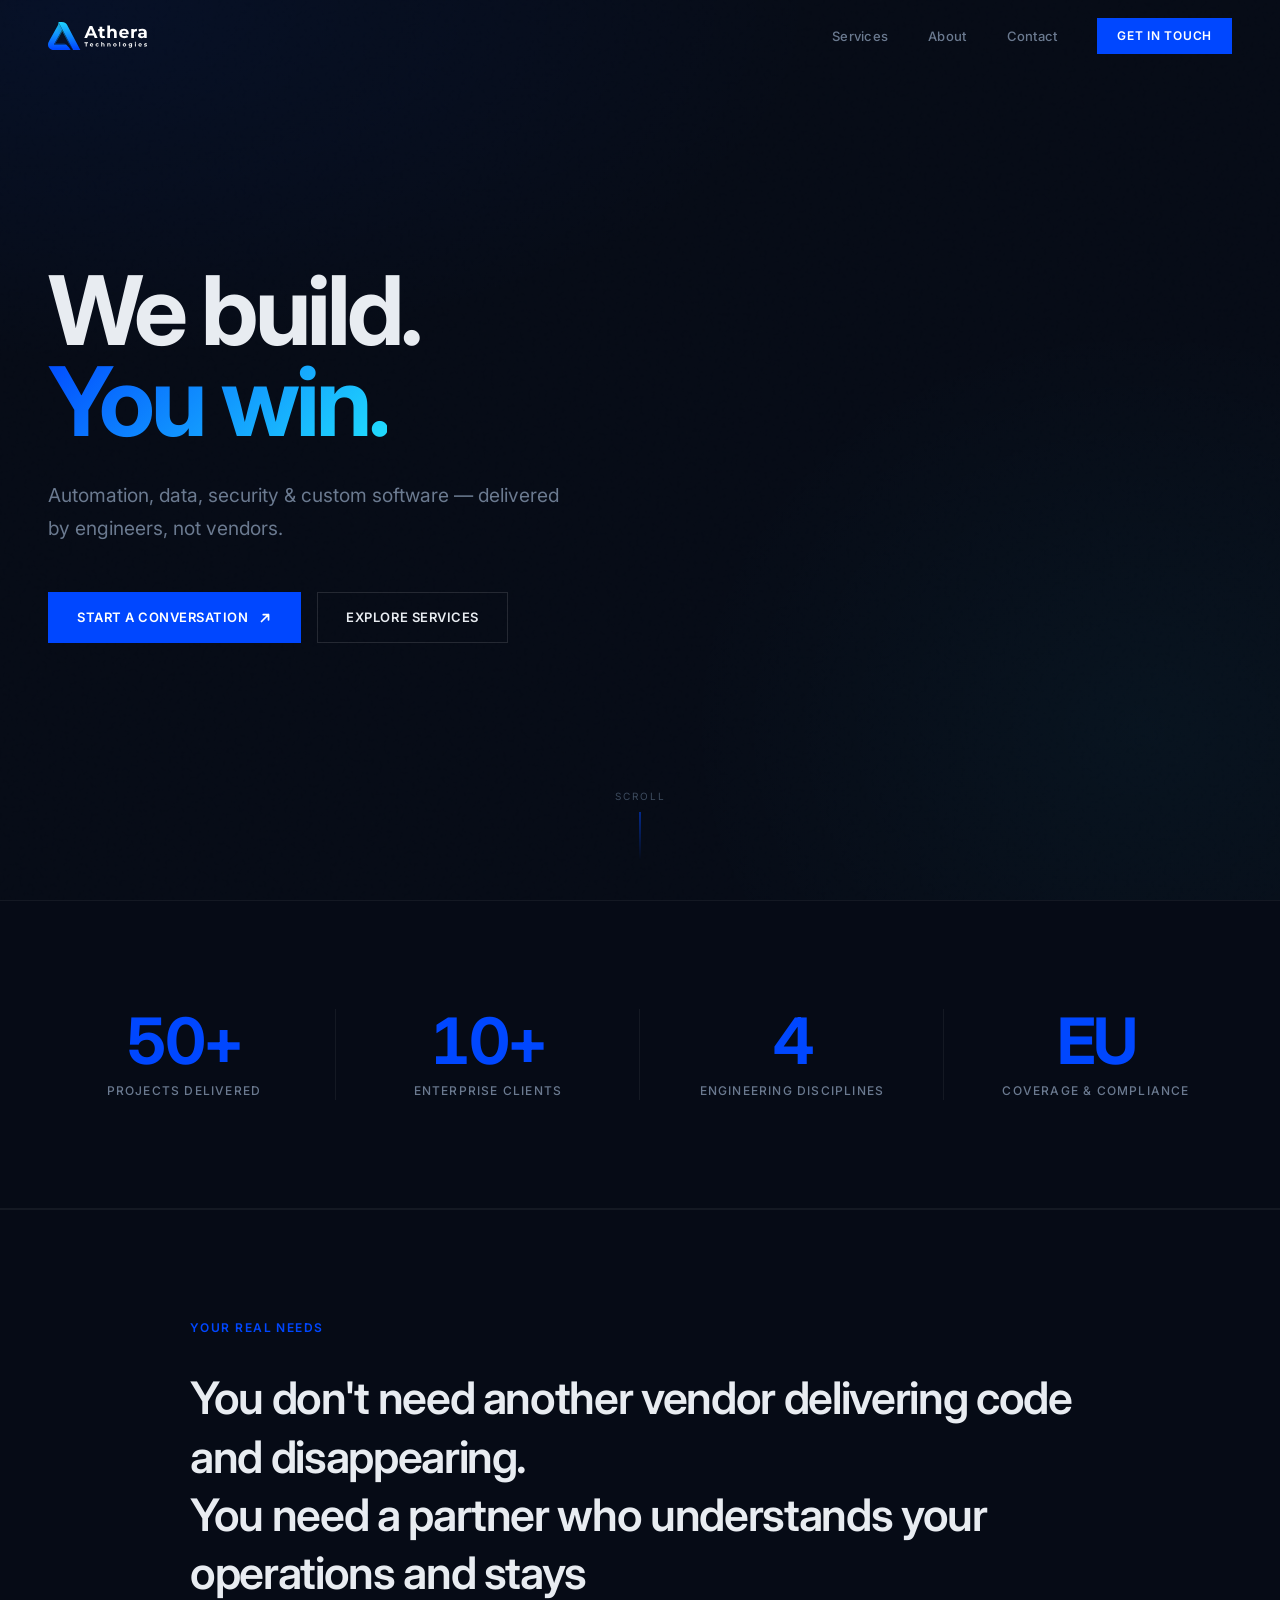
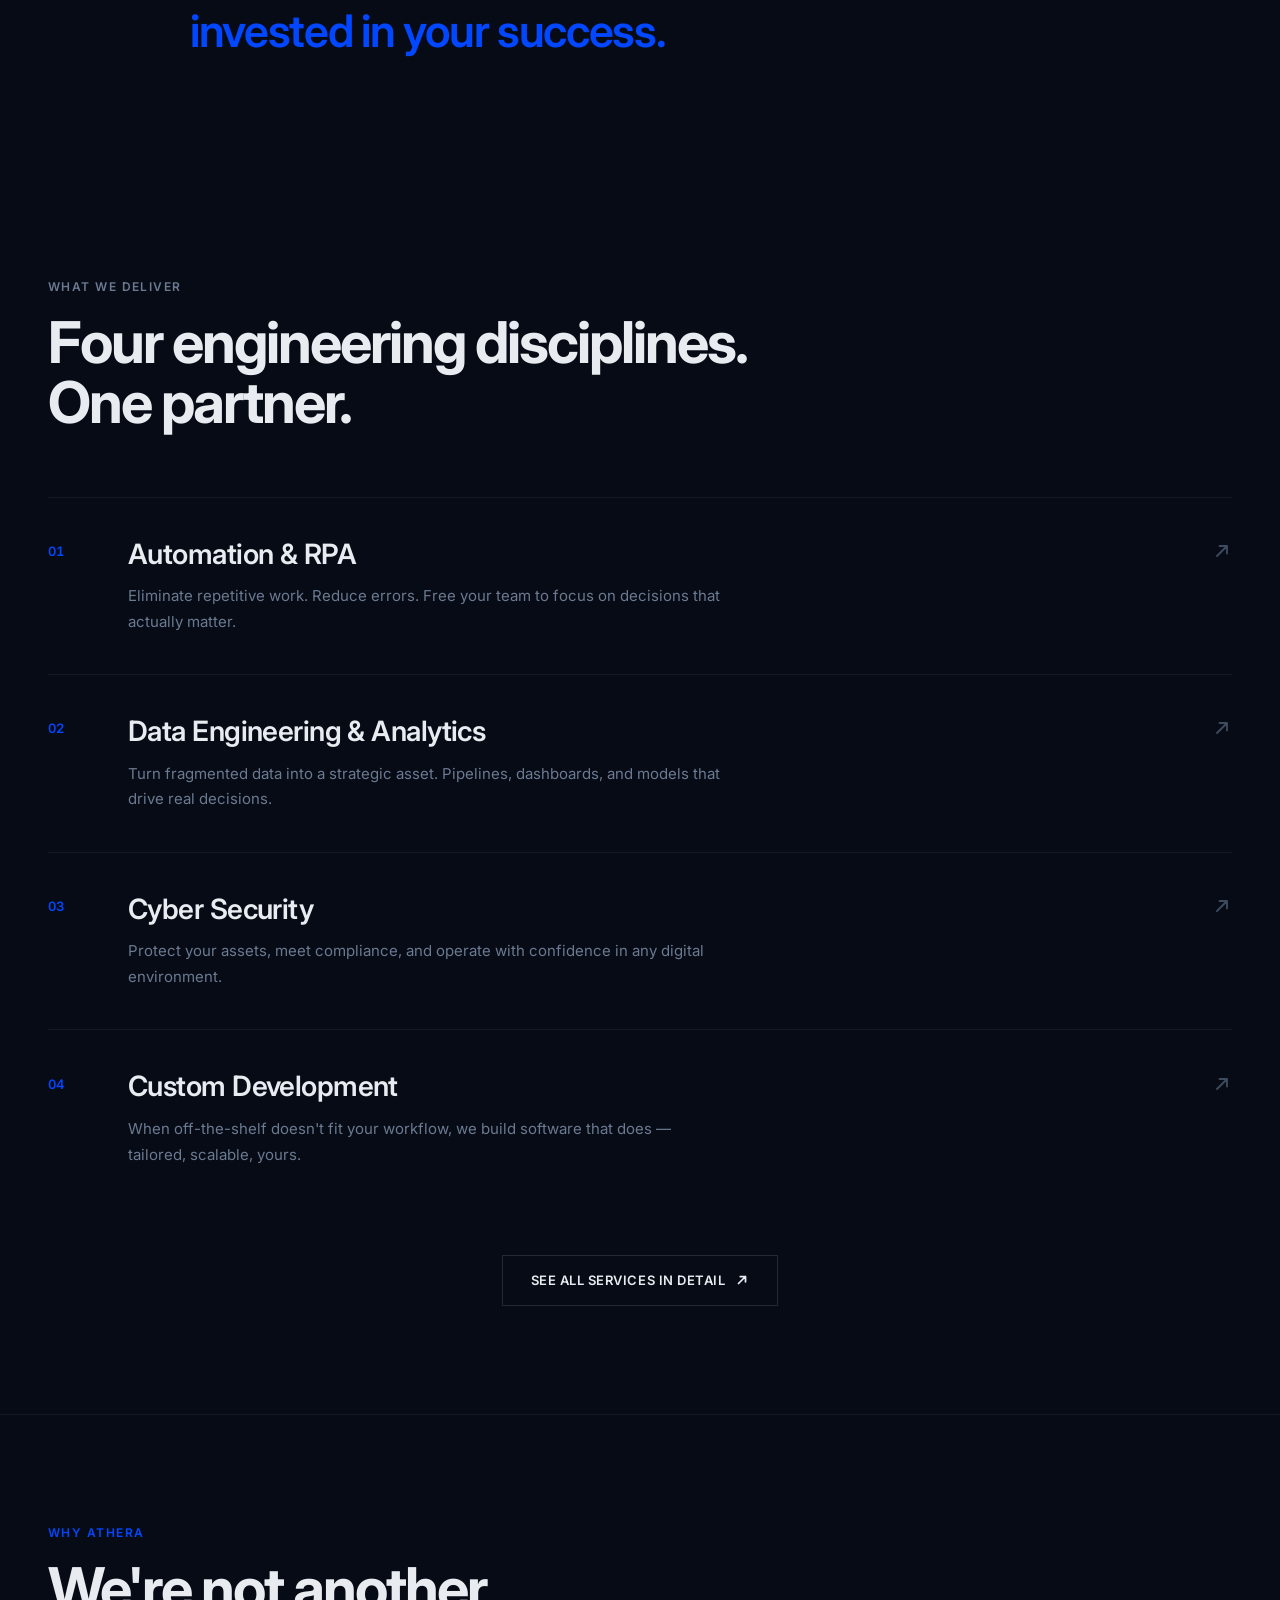
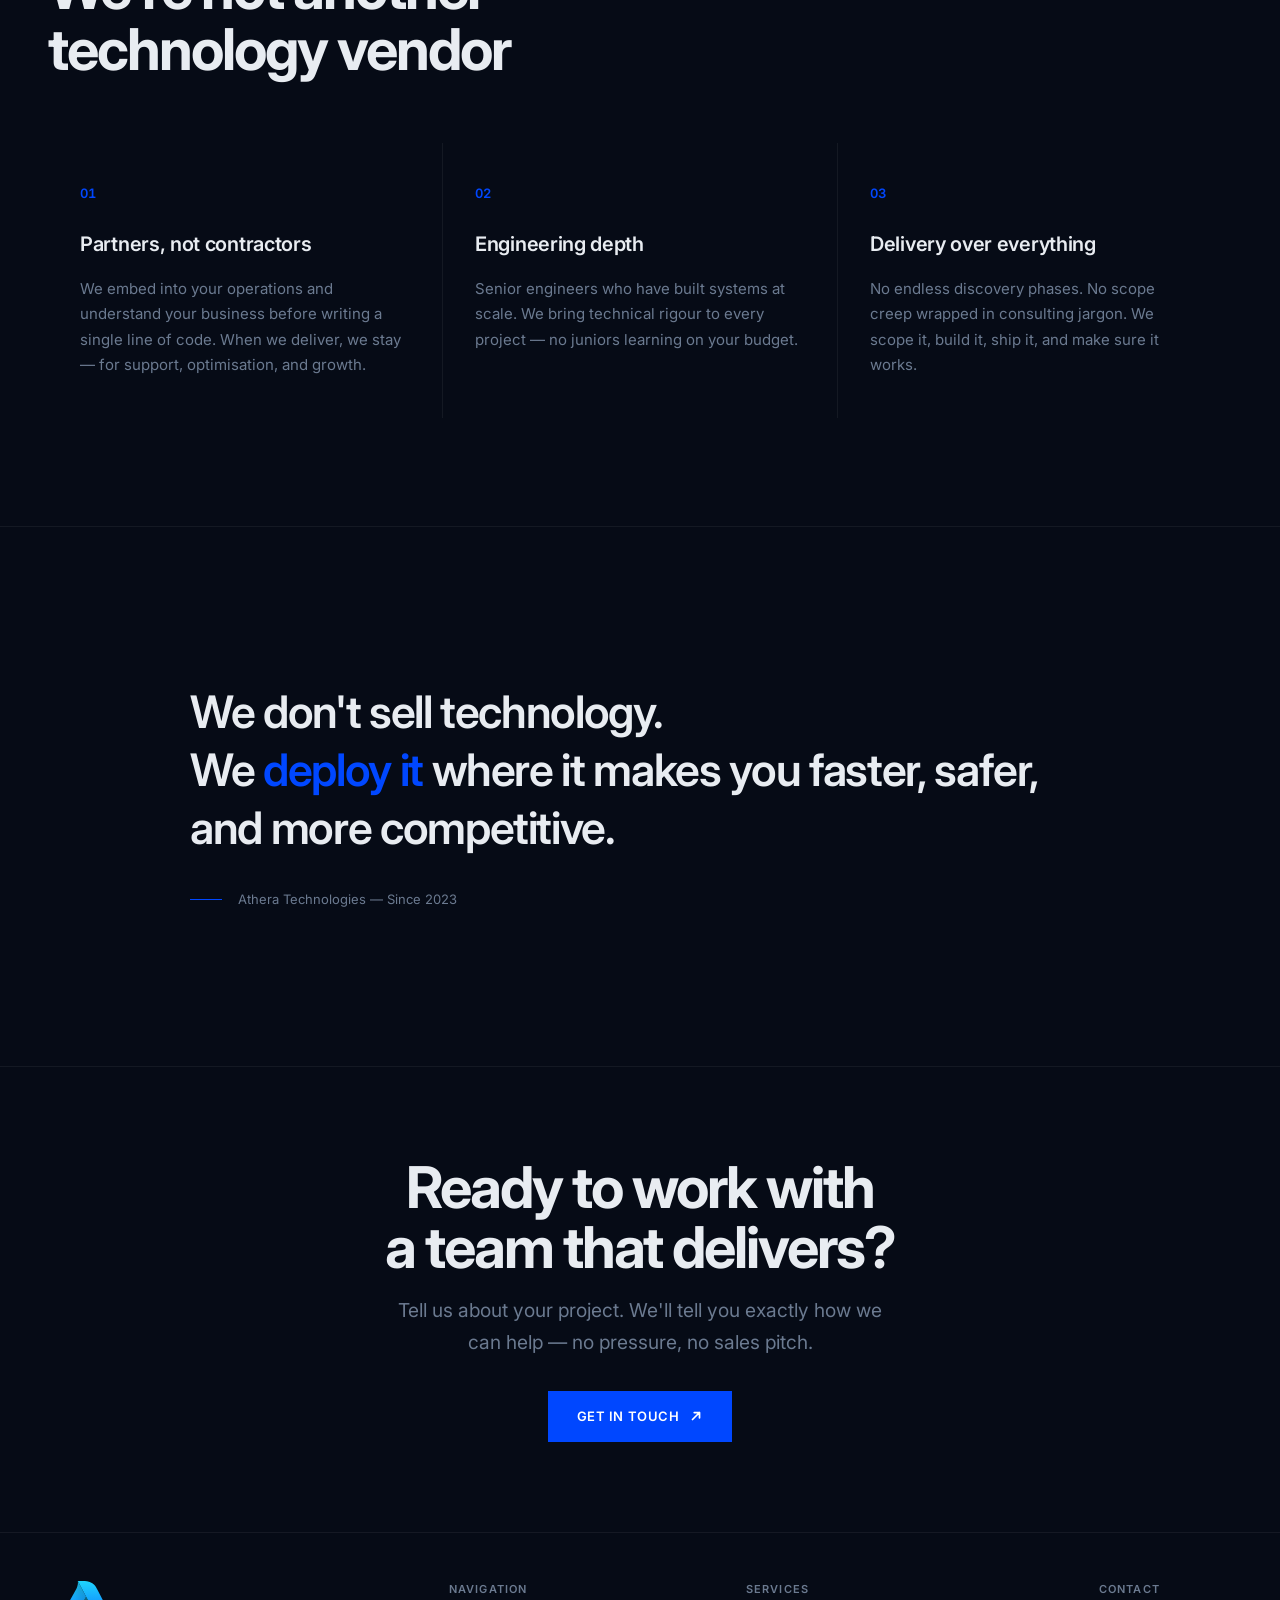
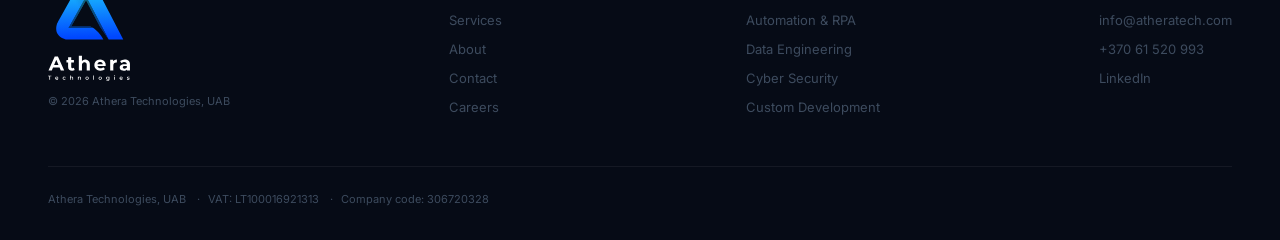
<file: index.html>
<!DOCTYPE html>
<html lang="en" dir="ltr" prefix="og: https://ogp.me/ns#">
<head>
  <!-- ═══ CORE ═══ -->
  <meta charset="UTF-8">
  <meta name="viewport" content="width=device-width, initial-scale=1.0">
  <meta http-equiv="X-UA-Compatible" content="IE=edge">

  <!-- ═══ PRIMARY SEO ═══ -->
  <title>Athera Technologies — Automation, Data, Security &amp; Custom Development</title>
  <meta name="description" content="Athera Technologies delivers automation, data engineering, cyber security, and custom software development for businesses across the EU. Reliable technology partners for companies that demand results.">
  <meta name="keywords" content="Athera Technologies, automation, RPA, data engineering, data analytics, cyber security, custom software, EU technology partner, Lithuania, digital transformation">
  <meta name="author" content="Athera Technologies, UAB">
  <meta name="robots" content="index, follow, max-image-preview:large, max-snippet:-1, max-video-preview:-1">
  <link rel="canonical" href="https://www.atheratech.com/">

  <!-- ═══ OPEN GRAPH ═══ -->
  <meta property="og:type" content="website">
  <meta property="og:site_name" content="Athera Technologies">
  <meta property="og:title" content="Athera Technologies — Technology That Moves Your Business Forward">
  <meta property="og:description" content="Delivering automation, data engineering, cyber security, and custom software for companies across the EU that need reliable partners — not vendors.">
  <meta property="og:url" content="https://www.atheratech.com/">
  <meta property="og:image" content="https://www.atheratech.com/assets/og-image.svg">
  <meta property="og:image:width" content="1200">
  <meta property="og:image:height" content="630">
  <meta property="og:locale" content="en_US">

  <!-- ═══ TWITTER CARD ═══ -->
  <meta name="twitter:card" content="summary_large_image">
  <meta name="twitter:title" content="Athera Technologies — Technology That Moves Your Business Forward">
  <meta name="twitter:description" content="Delivering automation, data engineering, cyber security, and custom software for companies across the EU.">
  <meta name="twitter:image" content="https://www.atheratech.com/assets/og-image.svg">

  <!-- ═══ THEME & ICONS ═══ -->
  <meta name="theme-color" content="#060B16">
  <meta name="msapplication-TileColor" content="#060B16">
  <meta name="color-scheme" content="dark">
  <link rel="icon" href="assets/favicon.ico" sizes="32x32" type="image/x-icon">
  <link rel="apple-touch-icon" href="assets/favicon.ico">

  <!-- ═══ STRUCTURED DATA ═══ -->
  <script type="application/ld+json">
  {
    "@context": "https://schema.org",
    "@type": "Organization",
    "name": "Athera Technologies",
    "legalName": "Athera Technologies, UAB",
    "url": "https://www.atheratech.com",
    "logo": "https://www.atheratech.com/assets/logo.svg",
    "description": "Athera Technologies delivers automation, data engineering, cyber security, and custom software development for businesses across the EU.",
    "foundingDate": "2023",
    "address": { "@type": "PostalAddress", "addressCountry": "LT" },
    "contactPoint": [{
      "@type": "ContactPoint",
      "telephone": "+370-61-520-993",
      "contactType": "customer service",
      "email": "info@atheratech.com",
      "availableLanguage": ["English", "Lithuanian"]
    }],
    "sameAs": ["https://www.linkedin.com/company/athera-tech"],
    "vatID": "LT100016921313",
    "taxID": "306720328"
  }
  </script>

  <!-- ═══ FONTS ═══ -->
  <link rel="preconnect" href="https://fonts.googleapis.com">
  <link rel="preconnect" href="https://fonts.gstatic.com" crossorigin>
  <link href="https://fonts.googleapis.com/css2?family=Inter:wght@400;500;600;700&display=swap" rel="stylesheet">

  <!-- ═══ STYLES ═══ -->
  <link rel="stylesheet" href="css/styles.css">
</head>
<body>

  <!-- AMBIENT BACKGROUND -->
  <div class="bg-ambient" id="bgAmbient" aria-hidden="true">
    <div class="bg-ambient__inner" id="bgShift">
      <div class="bg-ambient__mesh"></div>
    </div>
  </div>

  <!-- ═══════════════════════════════════════════════════════
       NAVIGATION
       ═══════════════════════════════════════════════════════ -->
  <nav class="nav" id="nav" aria-label="Main navigation">
    <div class="nav__inner">
      <a href="index.html" class="nav__logo">
        <img src="assets/logo.svg" alt="Athera Technologies" height="28">
      </a>
      <div class="nav__links" id="navLinks">
        <a href="pages/services.html" class="nav__link">Services</a>
        <a href="pages/about.html" class="nav__link">About</a>
        <a href="pages/contact.html" class="nav__link">Contact</a>
        <a href="mailto:info@atheratech.com?subject=Inquiry%20from%20atheratech.com" class="nav__cta">Get in Touch</a>
      </div>
      <button class="nav__hamburger" id="hamburger" aria-label="Toggle menu">
        <span></span><span></span><span></span>
      </button>
    </div>
  </nav>

  <main>

  <!-- ═══════════════════════════════════════════════════════
       HERO — Provoke. Position. Convert.
       ═══════════════════════════════════════════════════════ -->
  <section class="hero" id="hero">
    <div class="hero__content">
      <h1 class="t-display hero__title reveal">
        We build.<br>
        <span class="accent-grad">You win.</span>
      </h1>
      <p class="t-body-lg hero__sub reveal reveal--d2">
        Automation, data, security &amp; custom software — delivered by engineers, not vendors.
      </p>
      <div class="hero__actions reveal reveal--d3">
        <a href="pages/contact.html" class="btn btn--primary">
          Start a Conversation
          <svg viewBox="0 0 16 16" fill="none" stroke="currentColor" stroke-width="2" stroke-linecap="round" stroke-linejoin="round"><path d="M4 12L12 4M12 4H6M12 4v6"/></svg>
        </a>
        <a href="pages/services.html" class="btn btn--ghost">Explore Services</a>
      </div>
    </div>
    <div class="hero__scroll" aria-hidden="true">
      <span>Scroll</span>
      <div class="hero__scroll-line"></div>
    </div>
  </section>

  <!-- ═══════════════════════════════════════════════════════
       METRICS — Social proof strip
       ═══════════════════════════════════════════════════════ -->
  <section class="metrics" id="metrics">
    <div class="container">
      <div class="metrics__grid">
        <div class="metric reveal">
          <div class="metric__number" data-count="50" data-suffix="+">0</div>
          <div class="metric__label">Projects Delivered</div>
        </div>
        <div class="metric reveal reveal--d1">
          <div class="metric__number" data-count="10" data-suffix="+">0</div>
          <div class="metric__label">Enterprise Clients</div>
        </div>
        <div class="metric reveal reveal--d2">
          <div class="metric__number" data-count="4">0</div>
          <div class="metric__label">Engineering Disciplines</div>
        </div>
        <div class="metric reveal reveal--d3">
          <div class="metric__number" data-text="EU">—</div>
          <div class="metric__label">Coverage &amp; Compliance</div>
        </div>
      </div>
    </div>
  </section>

  <!-- ═══════════════════════════════════════════════════════
       CHALLENGE — The problem your visitors recognise
       ═══════════════════════════════════════════════════════ -->
  <section class="statement" id="challenge">
    <div class="container">
      <div class="statement__content reveal">
        <p class="t-label t-label--accent statement__label">Your Real Needs</p>
        <p class="statement__text">
          You don't need another vendor delivering code and disappearing.<br>
          You need a partner who understands your operations and stays<br>
          <span class="accent">invested in your success.</span>
        </p>
      </div>
    </div>
  </section>

  <!-- ═══════════════════════════════════════════════════════
       CAPABILITIES — Teaser rows, not a catalogue.
       Full details live on the Services page.
       ═══════════════════════════════════════════════════════ -->
  <section class="services-section" id="capabilities">
    <div class="container">
      <div class="services-section__header">
        <p class="t-label reveal">What We Deliver</p>
        <h2 class="t-headline reveal reveal--d1">Four engineering disciplines.<br>One partner.</h2>
      </div>

      <a href="pages/services.html#automation" class="svc-row reveal">
        <span class="svc-row__number">01</span>
        <div class="svc-row__body">
          <h3 class="svc-row__title">Automation &amp; RPA</h3>
          <p class="svc-row__desc">
            Eliminate repetitive work. Reduce errors. Free your team to focus on
            decisions that actually matter.
          </p>
        </div>
        <svg class="svc-row__arrow" width="20" height="20" viewBox="0 0 16 16" fill="none" stroke="currentColor" stroke-width="1.5" stroke-linecap="round" stroke-linejoin="round"><path d="M4 12L12 4M12 4H6M12 4v6"/></svg>
      </a>

      <a href="pages/services.html#data" class="svc-row reveal">
        <span class="svc-row__number">02</span>
        <div class="svc-row__body">
          <h3 class="svc-row__title">Data Engineering &amp; Analytics</h3>
          <p class="svc-row__desc">
            Turn fragmented data into a strategic asset. Pipelines, dashboards,
            and models that drive real decisions.
          </p>
        </div>
        <svg class="svc-row__arrow" width="20" height="20" viewBox="0 0 16 16" fill="none" stroke="currentColor" stroke-width="1.5" stroke-linecap="round" stroke-linejoin="round"><path d="M4 12L12 4M12 4H6M12 4v6"/></svg>
      </a>

      <a href="pages/services.html#security" class="svc-row reveal">
        <span class="svc-row__number">03</span>
        <div class="svc-row__body">
          <h3 class="svc-row__title">Cyber Security</h3>
          <p class="svc-row__desc">
            Protect your assets, meet compliance, and operate with confidence
            in any digital environment.
          </p>
        </div>
        <svg class="svc-row__arrow" width="20" height="20" viewBox="0 0 16 16" fill="none" stroke="currentColor" stroke-width="1.5" stroke-linecap="round" stroke-linejoin="round"><path d="M4 12L12 4M12 4H6M12 4v6"/></svg>
      </a>

      <a href="pages/services.html#development" class="svc-row reveal">
        <span class="svc-row__number">04</span>
        <div class="svc-row__body">
          <h3 class="svc-row__title">Custom Development</h3>
          <p class="svc-row__desc">
            When off-the-shelf doesn't fit your workflow, we build software
            that does — tailored, scalable, yours.
          </p>
        </div>
        <svg class="svc-row__arrow" width="20" height="20" viewBox="0 0 16 16" fill="none" stroke="currentColor" stroke-width="1.5" stroke-linecap="round" stroke-linejoin="round"><path d="M4 12L12 4M12 4H6M12 4v6"/></svg>
      </a>

      <div class="svc-row__cta reveal">
        <a href="pages/services.html" class="btn btn--ghost">
          See All Services in Detail
          <svg viewBox="0 0 16 16" fill="none" stroke="currentColor" stroke-width="2" stroke-linecap="round" stroke-linejoin="round"><path d="M4 12L12 4M12 4H6M12 4v6"/></svg>
        </a>
      </div>
    </div>
  </section>

  <!-- ═══════════════════════════════════════════════════════
       WHY ATHERA — Differentiators. Sell the difference.
       ═══════════════════════════════════════════════════════ -->
  <section class="why-section" id="why">
    <div class="container">
      <div class="why-section__header">
        <p class="t-label t-label--accent reveal">Why Athera</p>
        <h2 class="t-headline reveal reveal--d1">We're not another<br>technology vendor</h2>
      </div>

      <div class="why-section__grid">
        <div class="why-card reveal">
          <span class="why-card__number">01</span>
          <h3 class="why-card__title">Partners, not contractors</h3>
          <p class="why-card__desc">
            We embed into your operations and understand your business before
            writing a single line of code. When we deliver, we stay — for support,
            optimisation, and growth.
          </p>
        </div>

        <div class="why-card reveal reveal--d1">
          <span class="why-card__number">02</span>
          <h3 class="why-card__title">Engineering depth</h3>
          <p class="why-card__desc">
            Senior engineers who have built systems at scale. We bring technical
            rigour to every project — no juniors learning on your budget.
          </p>
        </div>

        <div class="why-card reveal reveal--d2">
          <span class="why-card__number">03</span>
          <h3 class="why-card__title">Delivery over everything</h3>
          <p class="why-card__desc">
            No endless discovery phases. No scope creep wrapped in consulting
            jargon. We scope it, build it, ship it, and make sure it works.
          </p>
        </div>
      </div>
    </div>
  </section>

  <!-- ═══════════════════════════════════════════════════════
       STATEMENT — Cinematic positioning
       ═══════════════════════════════════════════════════════ -->
  <section class="statement">
    <div class="container">
      <div class="statement__content reveal">
        <p class="statement__text">
          We don't sell technology.<br>
          We <span class="accent">deploy it</span> where it makes you
          faster, safer, and more competitive.
        </p>
        <p class="statement__attr">Athera Technologies — Since 2023</p>
      </div>
    </div>
  </section>

  <!-- ═══════════════════════════════════════════════════════
       CTA — Strong conversion push
       ═══════════════════════════════════════════════════════ -->
  <section class="cta-section" id="cta">
    <div class="container">
      <h2 class="t-headline reveal">Ready to work with<br>a team that delivers?</h2>
      <p class="t-body-lg reveal reveal--d1">
        Tell us about your project. We'll tell you exactly how we can
        help — no pressure, no sales pitch.
      </p>
      <div class="reveal reveal--d2">
        <a href="pages/contact.html" class="btn btn--primary">
          Get in Touch
          <svg viewBox="0 0 16 16" fill="none" stroke="currentColor" stroke-width="2" stroke-linecap="round" stroke-linejoin="round"><path d="M4 12L12 4M12 4H6M12 4v6"/></svg>
        </a>
      </div>
    </div>
  </section>

  </main>

  <!-- ═══════════════════════════════════════════════════════
       FOOTER
       ═══════════════════════════════════════════════════════ -->
  <footer class="footer" role="contentinfo">
    <div class="container">
      <div class="footer__inner">
        <div class="footer__brand">
          <a href="index.html" class="footer__logo">
            <img src="assets/logo-stacked.svg" alt="Athera Technologies" height="100">
          </a>
          <p class="footer__copy">&copy; 2026 Athera Technologies, UAB</p>
        </div>

        <div class="footer__col">
          <h4 class="footer__heading">Navigation</h4>
          <a href="pages/services.html">Services</a>
          <a href="pages/about.html">About</a>
          <a href="pages/contact.html">Contact</a>
          <a href="pages/careers.html">Careers</a>
        </div>

        <div class="footer__col">
          <h4 class="footer__heading">Services</h4>
          <a href="pages/services.html#automation">Automation &amp; RPA</a>
          <a href="pages/services.html#data">Data Engineering</a>
          <a href="pages/services.html#security">Cyber Security</a>
          <a href="pages/services.html#development">Custom Development</a>
        </div>

        <div class="footer__col">
          <h4 class="footer__heading">Contact</h4>
          <a href="mailto:info@atheratech.com">info@atheratech.com</a>
          <a href="tel:+37061520993">+370 61 520 993</a>
          <a href="https://www.linkedin.com/company/athera-tech" target="_blank" rel="noopener noreferrer">LinkedIn</a>
        </div>
      </div>

      <div class="footer__bottom">
        <div class="footer__legal">
          <span>Athera Technologies, UAB</span>
          <span>VAT: LT100016921313</span>
          <span>Company code: 306720328</span>
        </div>
      </div>
    </div>
  </footer>

  <script src="js/main.js" defer></script>
  <noscript>
    <style>.reveal{opacity:1!important;transform:none!important}.bg-ambient{display:none}</style>
  </noscript>
</body>
</html>
</file>
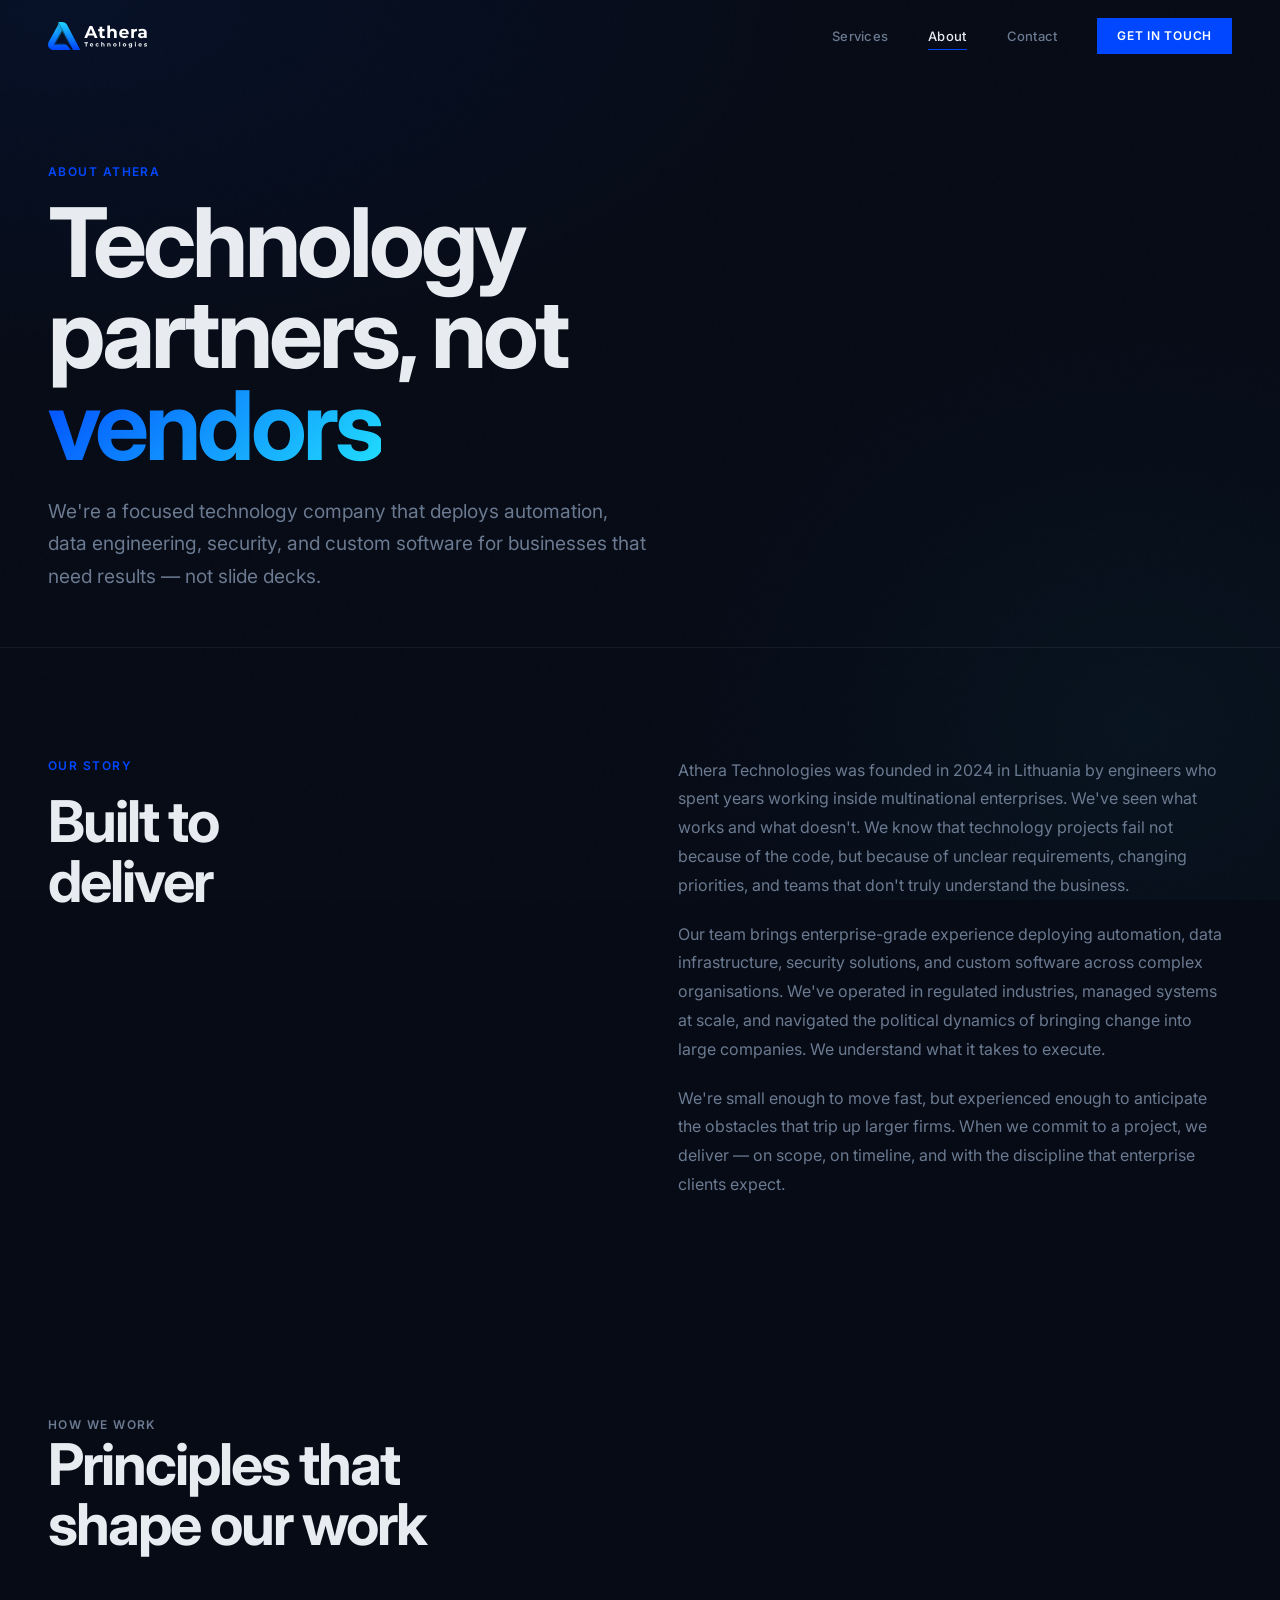
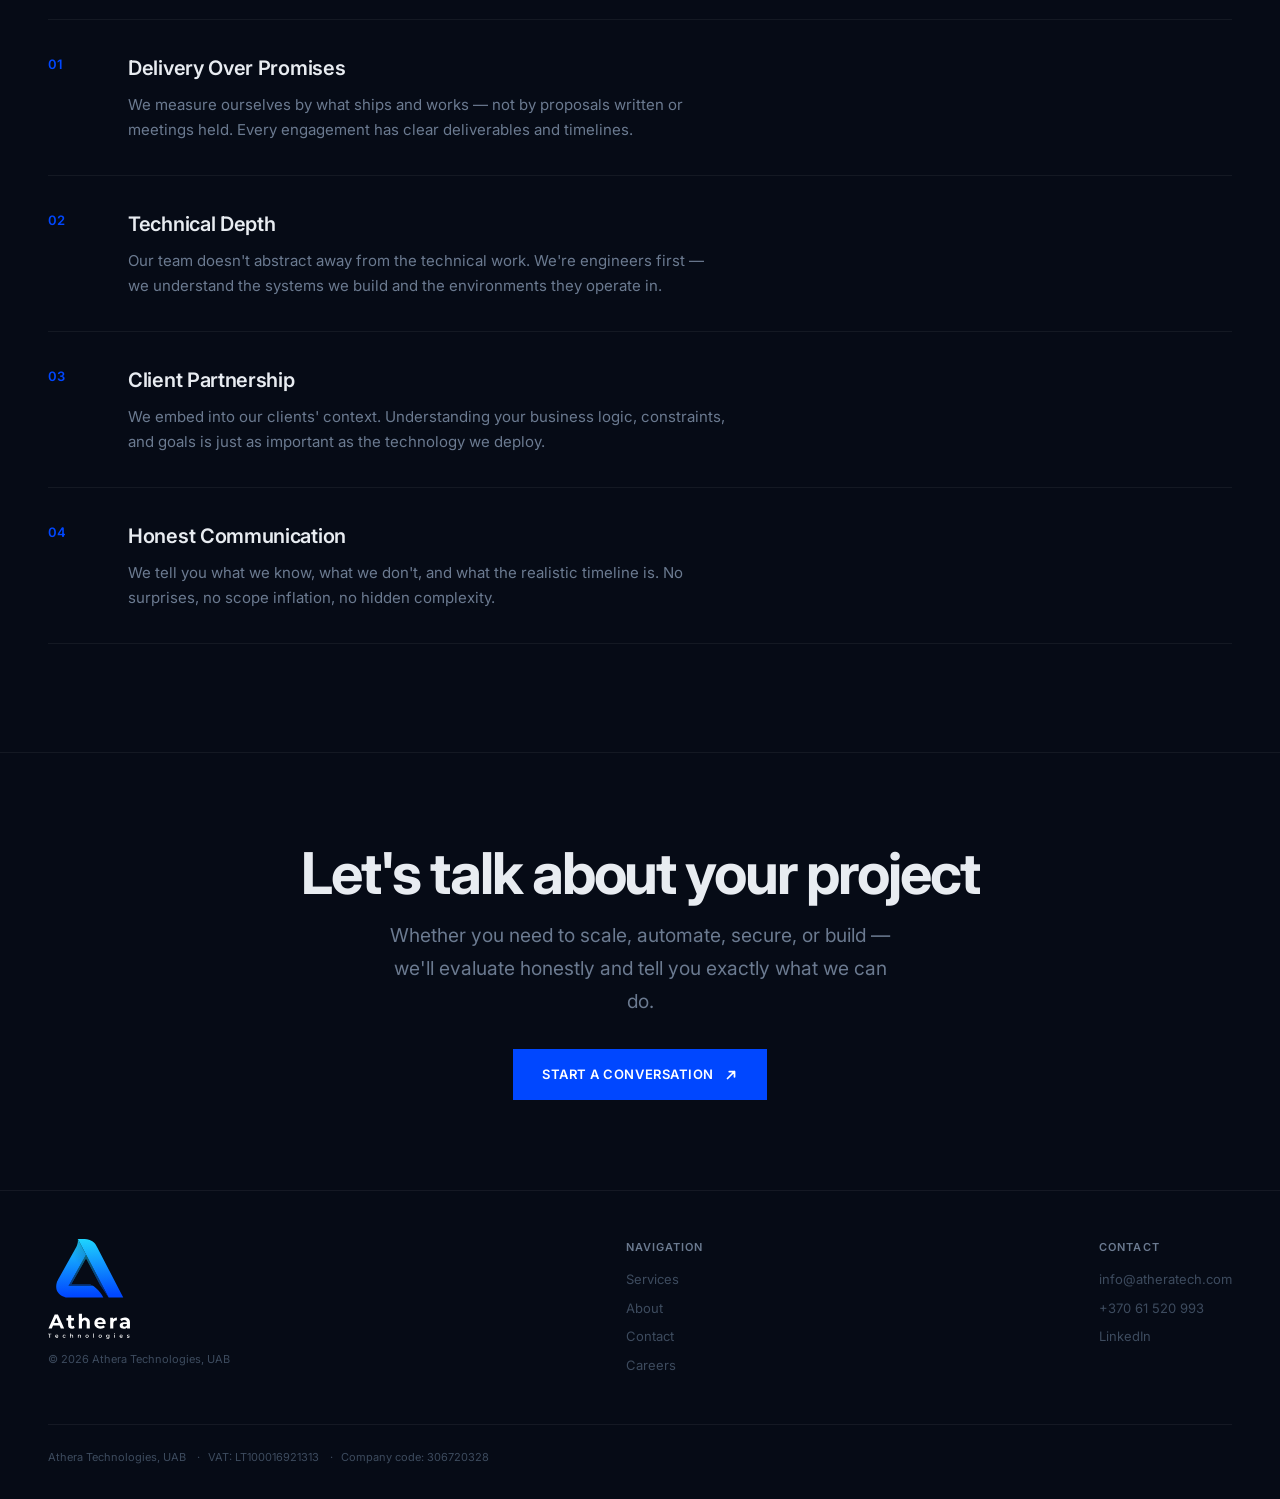
<file: pages/about.html>
<!DOCTYPE html>
<html lang="en" dir="ltr">
<head>
  <meta charset="UTF-8">
  <meta name="viewport" content="width=device-width, initial-scale=1.0">

  <title>About — Athera Technologies</title>
  <meta name="description" content="Athera Technologies delivers automation, data engineering, cyber security, and custom software for enterprises across Europe. Founded 2024, with deep experience in multinational organisations.">
  <meta name="robots" content="index, follow">
  <link rel="canonical" href="https://www.atheratech.com/pages/about.html">

  <meta property="og:type" content="website">
  <meta property="og:title" content="About — Athera Technologies">
  <meta property="og:description" content="Technology partners, not vendors. Learn about Athera Technologies.">
  <meta property="og:url" content="https://www.atheratech.com/pages/about.html">
  <meta property="og:image" content="https://www.atheratech.com/assets/og-image.svg">

  <meta name="theme-color" content="#060B16">
  <meta name="color-scheme" content="dark">
  <link rel="icon" href="../assets/favicon.ico" sizes="32x32" type="image/x-icon">

  <link rel="preconnect" href="https://fonts.googleapis.com">
  <link rel="preconnect" href="https://fonts.gstatic.com" crossorigin>
  <link href="https://fonts.googleapis.com/css2?family=Inter:wght@400;500;600;700&display=swap" rel="stylesheet">
  <link rel="stylesheet" href="../css/styles.css">
</head>
<body>

  <!-- AMBIENT BACKGROUND -->
  <div class="bg-ambient" id="bgAmbient" aria-hidden="true">
    <div class="bg-ambient__inner" id="bgShift">
      <div class="bg-ambient__mesh"></div>
    </div>
  </div>

  <!-- NAVIGATION -->
  <nav class="nav" id="nav" aria-label="Main navigation">
    <div class="nav__inner">
      <a href="../index.html" class="nav__logo">
        <img src="../assets/logo.svg" alt="Athera Technologies" height="28">
      </a>
      <div class="nav__links" id="navLinks">
        <a href="services.html" class="nav__link">Services</a>
        <a href="about.html" class="nav__link active">About</a>
        <a href="contact.html" class="nav__link">Contact</a>
        <a href="mailto:info@atheratech.com?subject=Inquiry%20from%20atheratech.com" class="nav__cta">Get in Touch</a>
      </div>
      <button class="nav__hamburger" id="hamburger" aria-label="Toggle menu">
        <span></span><span></span><span></span>
      </button>
    </div>
  </nav>

  <main>

  <!-- ═══════════════════════════════════════════════════════
       PAGE HERO
       ═══════════════════════════════════════════════════════ -->
  <section class="page-hero">
    <div class="container">
      <p class="t-label t-label--accent reveal">About Athera</p>
      <h1 class="t-display reveal reveal--d1">
        Technology<br>partners, not<br><span class="accent-grad">vendors</span>
      </h1>
      <p class="t-body-lg reveal reveal--d2">
        We're a focused technology company that deploys automation, data engineering,
        security, and custom software for businesses that need results — not slide decks.
      </p>
    </div>
  </section>

  <!-- ═══════════════════════════════════════════════════════
       STORY — Company narrative
       ═══════════════════════════════════════════════════════ -->
  <section class="story">
    <div class="container">
      <div class="story__layout">
        <div class="reveal">
          <p class="t-label t-label--accent">Our Story</p>
          <h2 class="t-headline" style="margin-top:1rem; margin-bottom:2rem;">
            Built to<br>deliver
          </h2>
        </div>

        <div class="story__text reveal reveal--d2">
          <p>
            Athera Technologies was founded in 2024 in Lithuania by engineers who spent years
            working inside multinational enterprises. We've seen what works and what doesn't.
            We know that technology projects fail not because of the code, but because of unclear
            requirements, changing priorities, and teams that don't truly understand the business.
          </p>
          <p>
            Our team brings enterprise-grade experience deploying automation, data infrastructure,
            security solutions, and custom software across complex organisations. We've operated
            in regulated industries, managed systems at scale, and navigated the political dynamics
            of bringing change into large companies. We understand what it takes to execute.
          </p>
          <p>
            We're small enough to move fast, but experienced enough to anticipate the obstacles
            that trip up larger firms. When we commit to a project, we deliver — on scope,
            on timeline, and with the discipline that enterprise clients expect.
          </p>
        </div>
      </div>
    </div>
  </section>

  <!-- ═══════════════════════════════════════════════════════
       VALUES — Editorial list, not cards
       ═══════════════════════════════════════════════════════ -->
  <section class="values">
    <div class="container">
      <div class="values__header">
        <p class="t-label reveal">How We Work</p>
        <h2 class="t-headline reveal reveal--d1">Principles that<br>shape our work</h2>
      </div>

      <div class="value-item reveal">
        <span class="value-item__number">01</span>
        <div class="value-item__body">
          <h3 class="value-item__title">Delivery Over Promises</h3>
          <p class="value-item__desc">
            We measure ourselves by what ships and works — not by proposals written
            or meetings held. Every engagement has clear deliverables and timelines.
          </p>
        </div>
      </div>

      <div class="value-item reveal">
        <span class="value-item__number">02</span>
        <div class="value-item__body">
          <h3 class="value-item__title">Technical Depth</h3>
          <p class="value-item__desc">
            Our team doesn't abstract away from the technical work. We're engineers
            first — we understand the systems we build and the environments they
            operate in.
          </p>
        </div>
      </div>

      <div class="value-item reveal">
        <span class="value-item__number">03</span>
        <div class="value-item__body">
          <h3 class="value-item__title">Client Partnership</h3>
          <p class="value-item__desc">
            We embed into our clients' context. Understanding your business logic,
            constraints, and goals is just as important as the technology we deploy.
          </p>
        </div>
      </div>

      <div class="value-item reveal">
        <span class="value-item__number">04</span>
        <div class="value-item__body">
          <h3 class="value-item__title">Honest Communication</h3>
          <p class="value-item__desc">
            We tell you what we know, what we don't, and what the realistic timeline
            is. No surprises, no scope inflation, no hidden complexity.
          </p>
        </div>
      </div>
    </div>
  </section>

  <!-- ═══════════════════════════════════════════════════════
       CTA
       ═══════════════════════════════════════════════════════ -->
  <section class="cta-section">
    <div class="container">
      <h2 class="t-headline reveal">Let's talk about your project</h2>
      <p class="t-body-lg reveal reveal--d1">
        Whether you need to scale, automate, secure, or build — we'll evaluate honestly
        and tell you exactly what we can do.
      </p>
      <div class="reveal reveal--d2">
        <a href="contact.html" class="btn btn--primary">
          Start a Conversation
          <svg viewBox="0 0 16 16" fill="none" stroke="currentColor" stroke-width="2" stroke-linecap="round" stroke-linejoin="round"><path d="M4 12L12 4M12 4H6M12 4v6"/></svg>
        </a>
      </div>
    </div>
  </section>

  </main>

  <!-- FOOTER -->
  <footer class="footer" role="contentinfo">
    <div class="container">
      <div class="footer__inner">
        <div class="footer__brand">
          <a href="../index.html" class="footer__logo">
            <img src="../assets/logo-stacked.svg" alt="Athera Technologies" height="100">
          </a>
          <p class="footer__copy">&copy; 2026 Athera Technologies, UAB</p>
        </div>
        <div class="footer__col">
          <h4 class="footer__heading">Navigation</h4>
          <a href="services.html">Services</a>
          <a href="about.html">About</a>
          <a href="contact.html">Contact</a>
          <a href="careers.html">Careers</a>
        </div>
        <div class="footer__col">
          <h4 class="footer__heading">Contact</h4>
          <a href="mailto:info@atheratech.com">info@atheratech.com</a>
          <a href="tel:+37061520993">+370 61 520 993</a>
          <a href="https://www.linkedin.com/company/athera-tech" target="_blank" rel="noopener noreferrer">LinkedIn</a>
        </div>
      </div>
      <div class="footer__bottom">
        <div class="footer__legal">
          <span>Athera Technologies, UAB</span>
          <span>VAT: LT100016921313</span>
          <span>Company code: 306720328</span>
        </div>
      </div>
    </div>
  </footer>

  <script src="../js/main.js" defer></script>
  <noscript>
    <style>.reveal{opacity:1!important;transform:none!important}.bg-ambient{display:none}</style>
  </noscript>
</body>
</html>
</file>
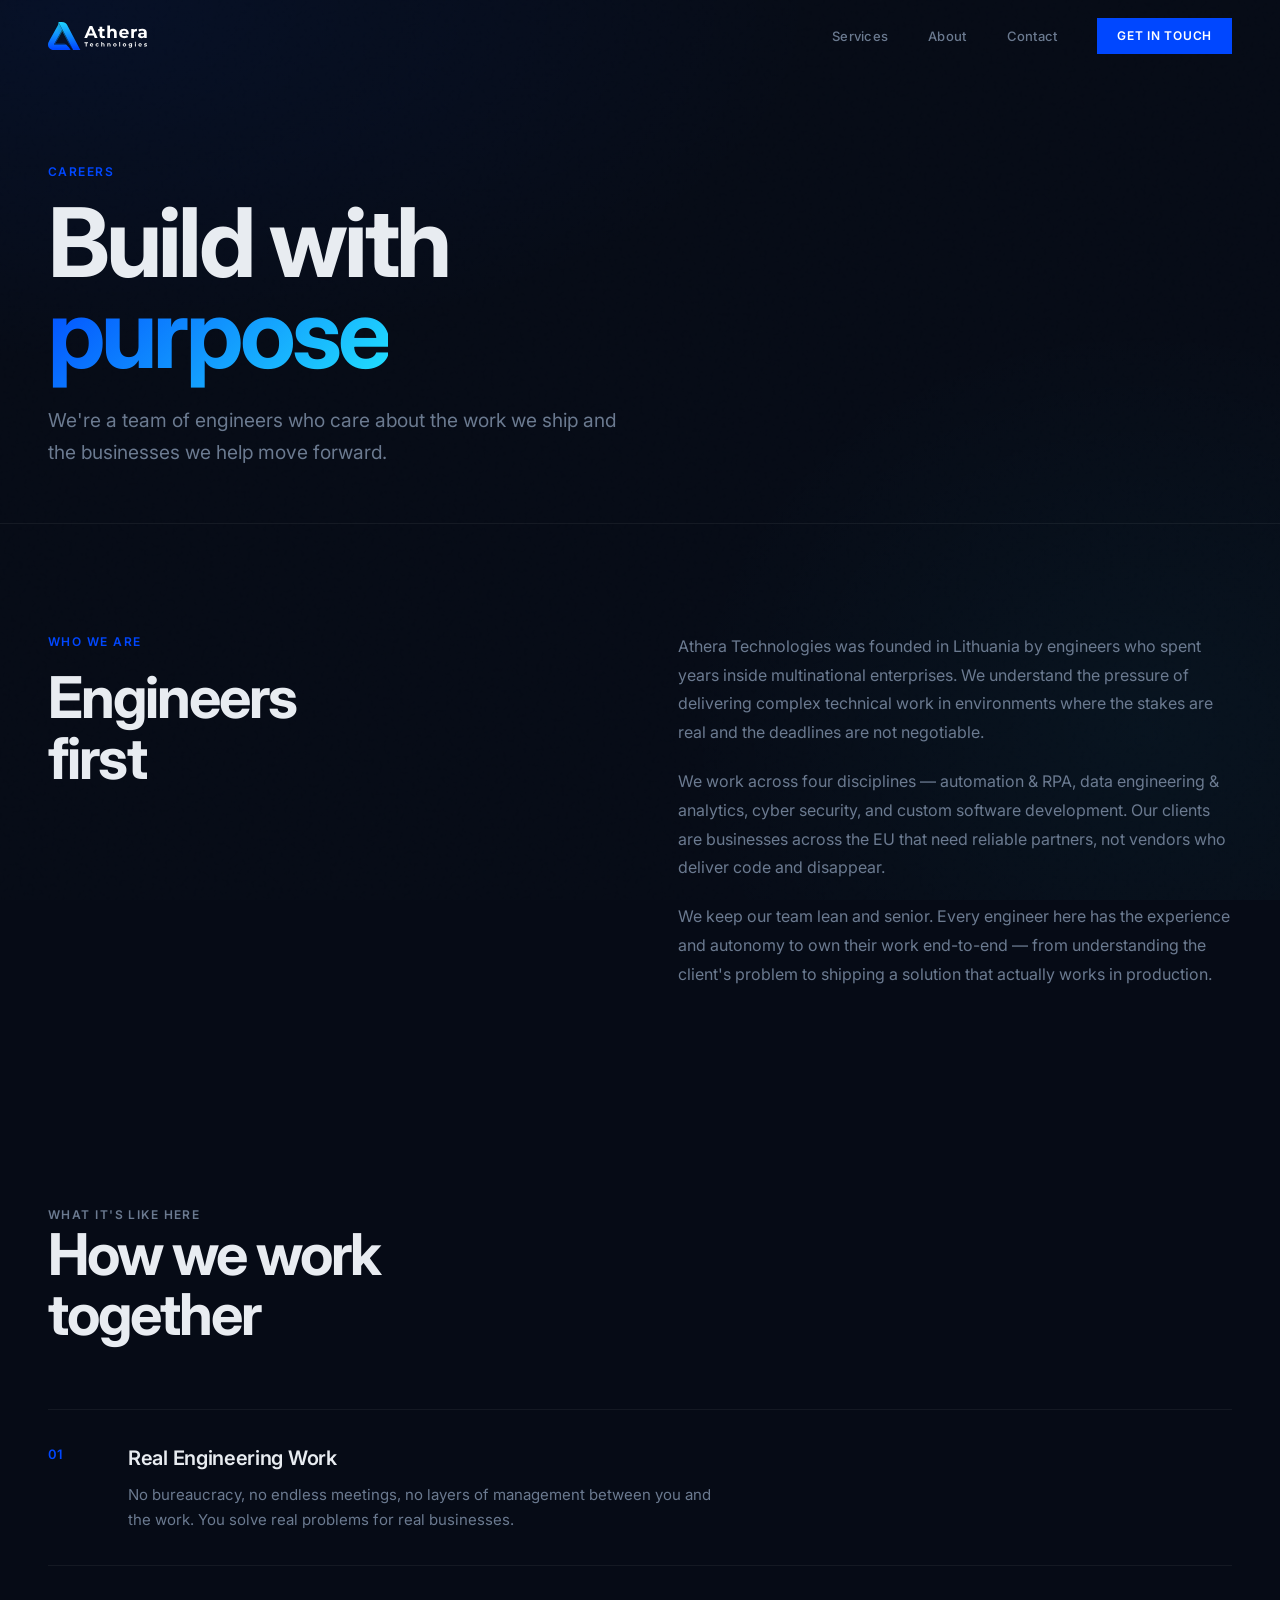
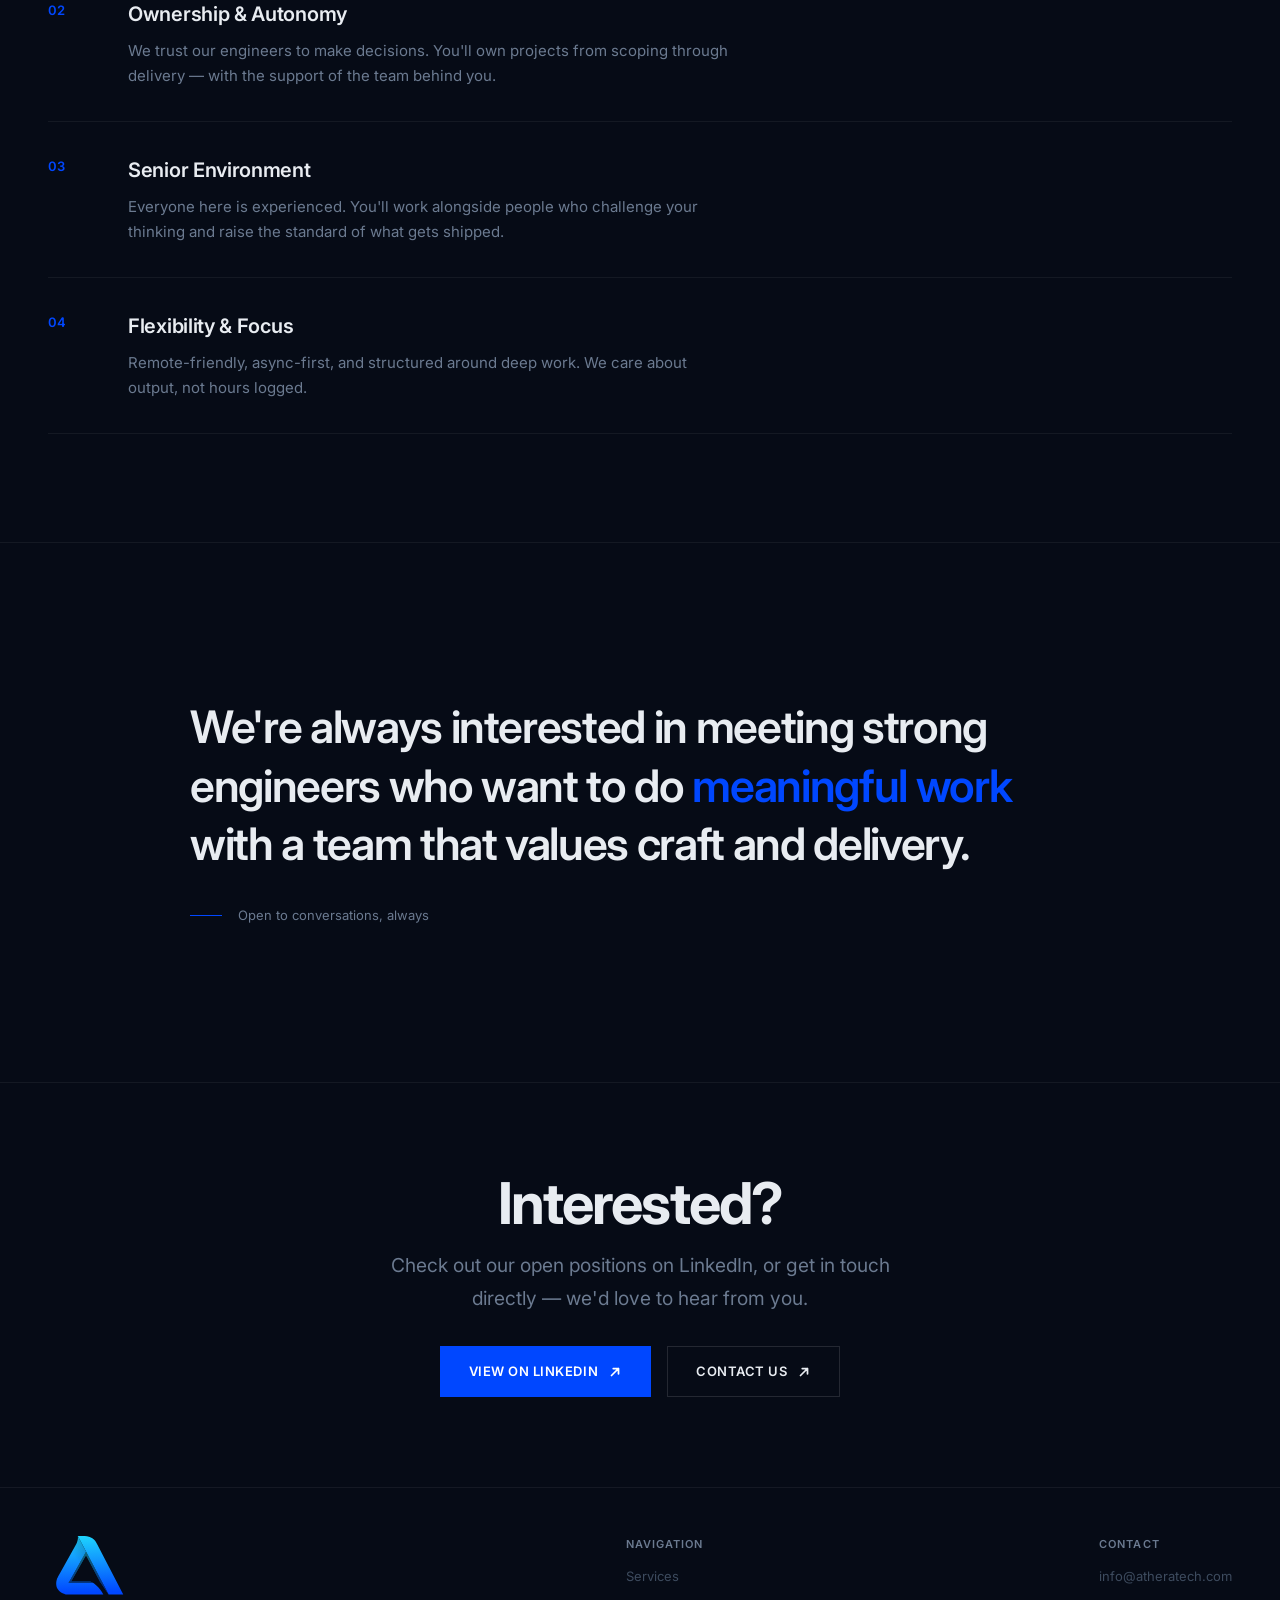
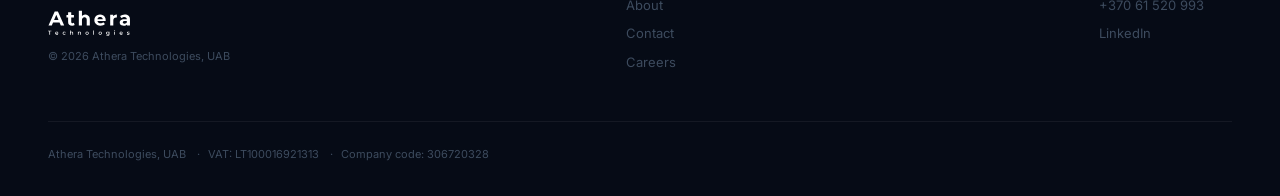
<file: pages/careers.html>
<!DOCTYPE html>
<html lang="en" dir="ltr">
<head>
  <meta charset="UTF-8">
  <meta name="viewport" content="width=device-width, initial-scale=1.0">

  <title>Careers — Athera Technologies</title>
  <meta name="description" content="Explore career opportunities at Athera Technologies. Join a team of senior engineers delivering automation, data, security, and custom software across the EU.">
  <meta name="robots" content="index, follow">
  <link rel="canonical" href="https://www.atheratech.com/pages/careers.html">

  <meta property="og:type" content="website">
  <meta property="og:title" content="Careers — Athera Technologies">
  <meta property="og:description" content="Join a team that builds technology with purpose. Explore opportunities at Athera Technologies.">
  <meta property="og:url" content="https://www.atheratech.com/pages/careers.html">
  <meta property="og:image" content="https://www.atheratech.com/assets/og-image.svg">

  <meta name="theme-color" content="#060B16">
  <meta name="color-scheme" content="dark">
  <link rel="icon" href="../assets/favicon.ico" sizes="32x32" type="image/x-icon">

  <link rel="preconnect" href="https://fonts.googleapis.com">
  <link rel="preconnect" href="https://fonts.gstatic.com" crossorigin>
  <link href="https://fonts.googleapis.com/css2?family=Inter:wght@400;500;600;700&display=swap" rel="stylesheet">
  <link rel="stylesheet" href="../css/styles.css">
</head>
<body>

  <!-- AMBIENT BACKGROUND -->
  <div class="bg-ambient" id="bgAmbient" aria-hidden="true">
    <div class="bg-ambient__inner" id="bgShift">
      <div class="bg-ambient__mesh"></div>
    </div>
  </div>

  <!-- NAVIGATION -->
  <nav class="nav" id="nav" aria-label="Main navigation">
    <div class="nav__inner">
      <a href="../index.html" class="nav__logo">
        <img src="../assets/logo.svg" alt="Athera Technologies" height="28">
      </a>
      <div class="nav__links" id="navLinks">
        <a href="services.html" class="nav__link">Services</a>
        <a href="about.html" class="nav__link">About</a>
        <a href="contact.html" class="nav__link">Contact</a>
        <a href="mailto:info@atheratech.com?subject=Inquiry%20from%20atheratech.com" class="nav__cta">Get in Touch</a>
      </div>
      <button class="nav__hamburger" id="hamburger" aria-label="Toggle menu">
        <span></span><span></span><span></span>
      </button>
    </div>
  </nav>

  <main>

  <!-- ═══════════════════════════════════════════════════════
       PAGE HERO
       ═══════════════════════════════════════════════════════ -->
  <section class="page-hero">
    <div class="container">
      <p class="t-label t-label--accent reveal">Careers</p>
      <h1 class="t-display reveal reveal--d1">
        Build with<br><span class="accent-grad">purpose</span>
      </h1>
      <p class="t-body-lg reveal reveal--d2">
        We're a team of engineers who care about the work we ship and the
        businesses we help move forward.
      </p>
    </div>
  </section>

  <!-- ═══════════════════════════════════════════════════════
       ABOUT THE COMPANY
       ═══════════════════════════════════════════════════════ -->
  <section class="story">
    <div class="container">
      <div class="story__layout">
        <div class="reveal">
          <p class="t-label t-label--accent">Who We Are</p>
          <h2 class="t-headline" style="margin-top:1rem; margin-bottom:2rem;">
            Engineers<br>first
          </h2>
        </div>

        <div class="story__text reveal reveal--d2">
          <p>
            Athera Technologies was founded in Lithuania by engineers who spent
            years inside multinational enterprises. We understand the pressure of
            delivering complex technical work in environments where the stakes are
            real and the deadlines are not negotiable.
          </p>
          <p>
            We work across four disciplines — automation &amp; RPA, data
            engineering &amp; analytics, cyber security, and custom software
            development. Our clients are businesses across the EU that need
            reliable partners, not vendors who deliver code and disappear.
          </p>
          <p>
            We keep our team lean and senior. Every engineer here has the
            experience and autonomy to own their work end-to-end — from
            understanding the client's problem to shipping a solution that
            actually works in production.
          </p>
        </div>
      </div>
    </div>
  </section>

  <!-- ═══════════════════════════════════════════════════════
       WHAT IT'S LIKE
       ═══════════════════════════════════════════════════════ -->
  <section class="values">
    <div class="container">
      <div class="values__header">
        <p class="t-label reveal">What It's Like Here</p>
        <h2 class="t-headline reveal reveal--d1">How we work<br>together</h2>
      </div>

      <div class="value-item reveal">
        <span class="value-item__number">01</span>
        <div class="value-item__body">
          <h3 class="value-item__title">Real Engineering Work</h3>
          <p class="value-item__desc">
            No bureaucracy, no endless meetings, no layers of management between
            you and the work. You solve real problems for real businesses.
          </p>
        </div>
      </div>

      <div class="value-item reveal">
        <span class="value-item__number">02</span>
        <div class="value-item__body">
          <h3 class="value-item__title">Ownership &amp; Autonomy</h3>
          <p class="value-item__desc">
            We trust our engineers to make decisions. You'll own projects from
            scoping through delivery — with the support of the team behind you.
          </p>
        </div>
      </div>

      <div class="value-item reveal">
        <span class="value-item__number">03</span>
        <div class="value-item__body">
          <h3 class="value-item__title">Senior Environment</h3>
          <p class="value-item__desc">
            Everyone here is experienced. You'll work alongside people who
            challenge your thinking and raise the standard of what gets shipped.
          </p>
        </div>
      </div>

      <div class="value-item reveal">
        <span class="value-item__number">04</span>
        <div class="value-item__body">
          <h3 class="value-item__title">Flexibility &amp; Focus</h3>
          <p class="value-item__desc">
            Remote-friendly, async-first, and structured around deep work.
            We care about output, not hours logged.
          </p>
        </div>
      </div>
    </div>
  </section>

  <!-- ═══════════════════════════════════════════════════════
       STATEMENT
       ═══════════════════════════════════════════════════════ -->
  <section class="statement">
    <div class="container">
      <div class="statement__content reveal">
        <p class="statement__text">
          We're always interested in meeting strong engineers who want to do
          <span class="accent">meaningful work</span> with a team that values
          craft and delivery.
        </p>
        <p class="statement__attr">Open to conversations, always</p>
      </div>
    </div>
  </section>

  <!-- ═══════════════════════════════════════════════════════
       CTA
       ═══════════════════════════════════════════════════════ -->
  <section class="cta-section">
    <div class="container">
      <h2 class="t-headline reveal">Interested?</h2>
      <p class="t-body-lg reveal reveal--d1">
        Check out our open positions on LinkedIn, or get in touch directly —
        we'd love to hear from you.
      </p>
      <div class="reveal reveal--d2" style="display:flex; gap:1rem; justify-content:center; flex-wrap:wrap;">
        <a href="https://www.linkedin.com/company/athera-tech/jobs/" target="_blank" rel="noopener noreferrer" class="btn btn--primary">
          View on LinkedIn
          <svg viewBox="0 0 16 16" fill="none" stroke="currentColor" stroke-width="2" stroke-linecap="round" stroke-linejoin="round"><path d="M4 12L12 4M12 4H6M12 4v6"/></svg>
        </a>
        <a href="contact.html" class="btn btn--ghost">
          Contact Us
          <svg viewBox="0 0 16 16" fill="none" stroke="currentColor" stroke-width="2" stroke-linecap="round" stroke-linejoin="round"><path d="M4 12L12 4M12 4H6M12 4v6"/></svg>
        </a>
      </div>
    </div>
  </section>

  </main>

  <!-- FOOTER -->
  <footer class="footer" role="contentinfo">
    <div class="container">
      <div class="footer__inner">
        <div class="footer__brand">
          <a href="../index.html" class="footer__logo">
            <img src="../assets/logo-stacked.svg" alt="Athera Technologies" height="100">
          </a>
          <p class="footer__copy">&copy; 2026 Athera Technologies, UAB</p>
        </div>
        <div class="footer__col">
          <h4 class="footer__heading">Navigation</h4>
          <a href="services.html">Services</a>
          <a href="about.html">About</a>
          <a href="contact.html">Contact</a>
          <a href="careers.html">Careers</a>
        </div>
        <div class="footer__col">
          <h4 class="footer__heading">Contact</h4>
          <a href="mailto:info@atheratech.com">info@atheratech.com</a>
          <a href="tel:+37061520993">+370 61 520 993</a>
          <a href="https://www.linkedin.com/company/athera-tech" target="_blank" rel="noopener noreferrer">LinkedIn</a>
        </div>
      </div>
      <div class="footer__bottom">
        <div class="footer__legal">
          <span>Athera Technologies, UAB</span>
          <span>VAT: LT100016921313</span>
          <span>Company code: 306720328</span>
        </div>
      </div>
    </div>
  </footer>

  <script src="../js/main.js" defer></script>
  <noscript>
    <style>.reveal{opacity:1!important;transform:none!important}.bg-ambient{display:none}</style>
  </noscript>
</body>
</html>
</file>
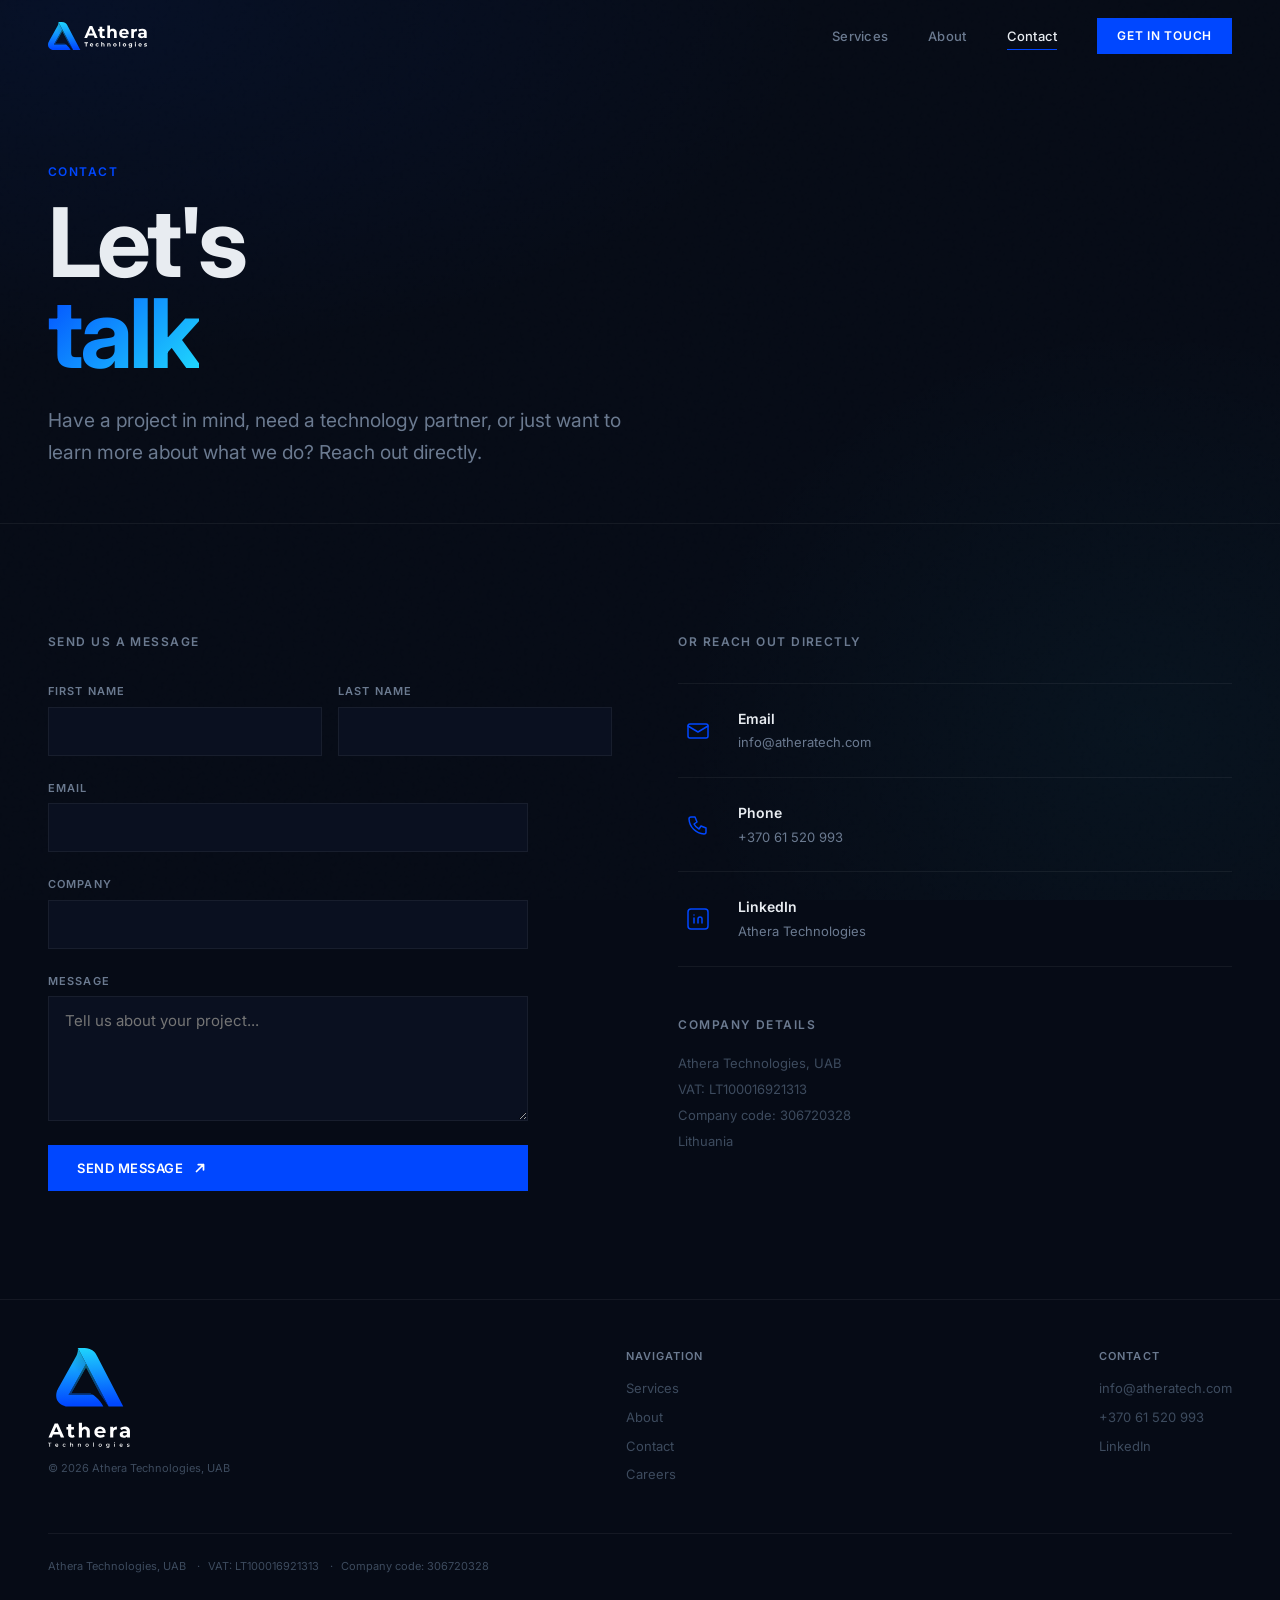
<file: pages/contact.html>
<!DOCTYPE html>
<html lang="en" dir="ltr">
<head>
  <meta charset="UTF-8">
  <meta name="viewport" content="width=device-width, initial-scale=1.0">

  <title>Contact — Athera Technologies</title>
  <meta name="description" content="Get in touch with Athera Technologies. Reach out for automation, data engineering, cyber security, or custom development projects.">
  <meta name="robots" content="index, follow">
  <link rel="canonical" href="https://www.atheratech.com/pages/contact.html">

  <meta property="og:type" content="website">
  <meta property="og:title" content="Contact — Athera Technologies">
  <meta property="og:description" content="Have a project in mind? Reach out directly.">
  <meta property="og:url" content="https://www.atheratech.com/pages/contact.html">
  <meta property="og:image" content="https://www.atheratech.com/assets/og-image.svg">

  <meta name="theme-color" content="#060B16">
  <meta name="color-scheme" content="dark">
  <link rel="icon" href="../assets/favicon.ico" sizes="32x32" type="image/x-icon">

  <link rel="preconnect" href="https://fonts.googleapis.com">
  <link rel="preconnect" href="https://fonts.gstatic.com" crossorigin>
  <link href="https://fonts.googleapis.com/css2?family=Inter:wght@400;500;600;700&display=swap" rel="stylesheet">
  <link rel="stylesheet" href="../css/styles.css">
</head>
<body>

  <!-- AMBIENT BACKGROUND -->
  <div class="bg-ambient" id="bgAmbient" aria-hidden="true">
    <div class="bg-ambient__inner" id="bgShift">
      <div class="bg-ambient__mesh"></div>
    </div>
  </div>

  <!-- NAVIGATION -->
  <nav class="nav" id="nav" aria-label="Main navigation">
    <div class="nav__inner">
      <a href="../index.html" class="nav__logo">
        <img src="../assets/logo.svg" alt="Athera Technologies" height="28">
      </a>
      <div class="nav__links" id="navLinks">
        <a href="services.html" class="nav__link">Services</a>
        <a href="about.html" class="nav__link">About</a>
        <a href="contact.html" class="nav__link active">Contact</a>
        <a href="mailto:info@atheratech.com?subject=Inquiry%20from%20atheratech.com" class="nav__cta">Get in Touch</a>
      </div>
      <button class="nav__hamburger" id="hamburger" aria-label="Toggle menu">
        <span></span><span></span><span></span>
      </button>
    </div>
  </nav>

  <main>

  <!-- ═══════════════════════════════════════════════════════
       PAGE HERO
       ═══════════════════════════════════════════════════════ -->
  <section class="page-hero">
    <div class="container">
      <p class="t-label t-label--accent reveal">Contact</p>
      <h1 class="t-display reveal reveal--d1">
        Let's<br><span class="accent-grad">talk</span>
      </h1>
      <p class="t-body-lg reveal reveal--d2">
        Have a project in mind, need a technology partner, or just want to
        learn more about what we do? Reach out directly.
      </p>
    </div>
  </section>

  <!-- ═══════════════════════════════════════════════════════
       CONTACT — Split layout: form + methods
       ═══════════════════════════════════════════════════════ -->
  <section class="contact-section">
    <div class="container">
      <div class="contact-section__layout">

        <!-- Left: Contact form -->
        <div class="reveal">
          <p class="t-label" style="margin-bottom:2rem;">Send us a message</p>

          <!--
            ⚠ CONTACT FORM — NOT FUNCTIONAL AS-IS
            ─────────────────────────────────────────────────────
            This form currently uses a mailto: action, which simply
            attempts to open the user's default email client. It is
            unreliable: many users have no desktop mail client configured,
            the data formatting is poor, and there is no confirmation or
            error handling.

            TO MAKE THIS FORM WORK, replace the <form> action with one
            of these approaches:

            1. THIRD-PARTY FORM SERVICE (no backend required)
               - Formspree:   <form action="https://formspree.io/f/YOUR_ID" method="POST">
               - Web3Forms:   <form action="https://api.web3forms.com/submit" method="POST">
                              (add a hidden input with your access_key)
               - Getform:     <form action="https://getform.io/f/YOUR_ID" method="POST">
               Sign up, get an endpoint, swap the action URL, done.

            2. SERVERLESS FUNCTION
               Deploy a small function (AWS Lambda, Cloudflare Worker,
               Netlify Function, etc.) that receives the POST, validates
               it, and sends an email via SMTP or an email API (SendGrid,
               Mailgun, SES, etc.).

            3. TRADITIONAL BACKEND
               If you already run a server, add a POST endpoint that
               handles validation, rate-limiting, and email dispatch.

            Whichever option you choose, also add:
            - Client-side JS to submit via fetch() and show success/error
              messages inline instead of navigating away.
            - Honeypot or reCAPTCHA to prevent spam.
            - Server-side validation and rate-limiting.
            ─────────────────────────────────────────────────────
          -->
          <form class="contact-form" action="mailto:info@atheratech.com" method="post" enctype="text/plain">
            <div class="form-row">
              <div class="form-group">
                <label for="firstName">First Name</label>
                <input type="text" id="firstName" name="firstName" required autocomplete="given-name">
              </div>
              <div class="form-group">
                <label for="lastName">Last Name</label>
                <input type="text" id="lastName" name="lastName" required autocomplete="family-name">
              </div>
            </div>
            <div class="form-group">
              <label for="email">Email</label>
              <input type="email" id="email" name="email" required autocomplete="email">
            </div>
            <div class="form-group">
              <label for="company">Company</label>
              <input type="text" id="company" name="company" autocomplete="organization">
            </div>
            <div class="form-group">
              <label for="message">Message</label>
              <textarea id="message" name="message" rows="5" required placeholder="Tell us about your project..."></textarea>
            </div>
            <button type="submit" class="btn btn--primary">
              Send Message
              <svg viewBox="0 0 16 16" fill="none" stroke="currentColor" stroke-width="2" stroke-linecap="round" stroke-linejoin="round"><path d="M4 12L12 4M12 4H6M12 4v6"/></svg>
            </button>
          </form>
        </div>

        <!-- Right: Direct contact methods -->
        <div class="reveal reveal--d2">
          <p class="t-label" style="margin-bottom:2rem;">Or reach out directly</p>

          <div class="contact-methods">
            <a href="mailto:info@atheratech.com?subject=Inquiry%20from%20atheratech.com" class="contact-method">
              <div class="contact-method__icon">
                <svg width="24" height="24" viewBox="0 0 24 24" fill="none" stroke="currentColor" stroke-width="1.5" stroke-linecap="round" stroke-linejoin="round">
                  <rect x="2" y="5" width="20" height="14" rx="2"/>
                  <path d="M2 7l10 6 10-6"/>
                </svg>
              </div>
              <div class="contact-method__body">
                <span class="contact-method__title">Email</span>
                <span class="contact-method__detail">info@atheratech.com</span>
              </div>
            </a>

            <a href="tel:+37061520993" class="contact-method">
              <div class="contact-method__icon">
                <svg width="24" height="24" viewBox="0 0 24 24" fill="none" stroke="currentColor" stroke-width="1.5" stroke-linecap="round" stroke-linejoin="round">
                  <path d="M5 4h4l2 5-3 2a11 11 0 005 5l2-3 5 2v4a2 2 0 01-2 2A16 16 0 013 6a2 2 0 012-2"/>
                </svg>
              </div>
              <div class="contact-method__body">
                <span class="contact-method__title">Phone</span>
                <span class="contact-method__detail">+370 61 520 993</span>
              </div>
            </a>

            <a href="https://www.linkedin.com/company/athera-tech" target="_blank" rel="noopener noreferrer" class="contact-method">
              <div class="contact-method__icon">
                <svg width="24" height="24" viewBox="0 0 24 24" fill="none" stroke="currentColor" stroke-width="1.5" stroke-linecap="round" stroke-linejoin="round">
                  <rect x="2" y="2" width="20" height="20" rx="3"/>
                  <path d="M8 11v5M8 8v.01M12 16v-4c0-1.5.8-2 2-2s2 .5 2 2v4"/>
                </svg>
              </div>
              <div class="contact-method__body">
                <span class="contact-method__title">LinkedIn</span>
                <span class="contact-method__detail">Athera Technologies</span>
              </div>
            </a>
          </div>

          <!-- Company details -->
          <div style="margin-top:3rem;">
            <p class="t-label" style="margin-bottom:1rem;">Company Details</p>
            <div style="font-size:0.8125rem; color:var(--text-3); line-height:2;">
              <p>Athera Technologies, UAB</p>
              <p>VAT: LT100016921313</p>
              <p>Company code: 306720328</p>
              <p>Lithuania</p>
            </div>
          </div>
        </div>

      </div>
    </div>
  </section>

  </main>

  <!-- FOOTER -->
  <footer class="footer" role="contentinfo">
    <div class="container">
      <div class="footer__inner">
        <div class="footer__brand">
          <a href="../index.html" class="footer__logo">
            <img src="../assets/logo-stacked.svg" alt="Athera Technologies" height="100">
          </a>
          <p class="footer__copy">&copy; 2026 Athera Technologies, UAB</p>
        </div>
        <div class="footer__col">
          <h4 class="footer__heading">Navigation</h4>
          <a href="services.html">Services</a>
          <a href="about.html">About</a>
          <a href="contact.html">Contact</a>
          <a href="careers.html">Careers</a>
        </div>
        <div class="footer__col">
          <h4 class="footer__heading">Contact</h4>
          <a href="mailto:info@atheratech.com">info@atheratech.com</a>
          <a href="tel:+37061520993">+370 61 520 993</a>
          <a href="https://www.linkedin.com/company/athera-tech" target="_blank" rel="noopener noreferrer">LinkedIn</a>
        </div>
      </div>
      <div class="footer__bottom">
        <div class="footer__legal">
          <span>Athera Technologies, UAB</span>
          <span>VAT: LT100016921313</span>
          <span>Company code: 306720328</span>
        </div>
      </div>
    </div>
  </footer>

  <script src="../js/main.js" defer></script>
  <noscript>
    <style>.reveal{opacity:1!important;transform:none!important}.bg-ambient{display:none}</style>
  </noscript>
</body>
</html>
</file>
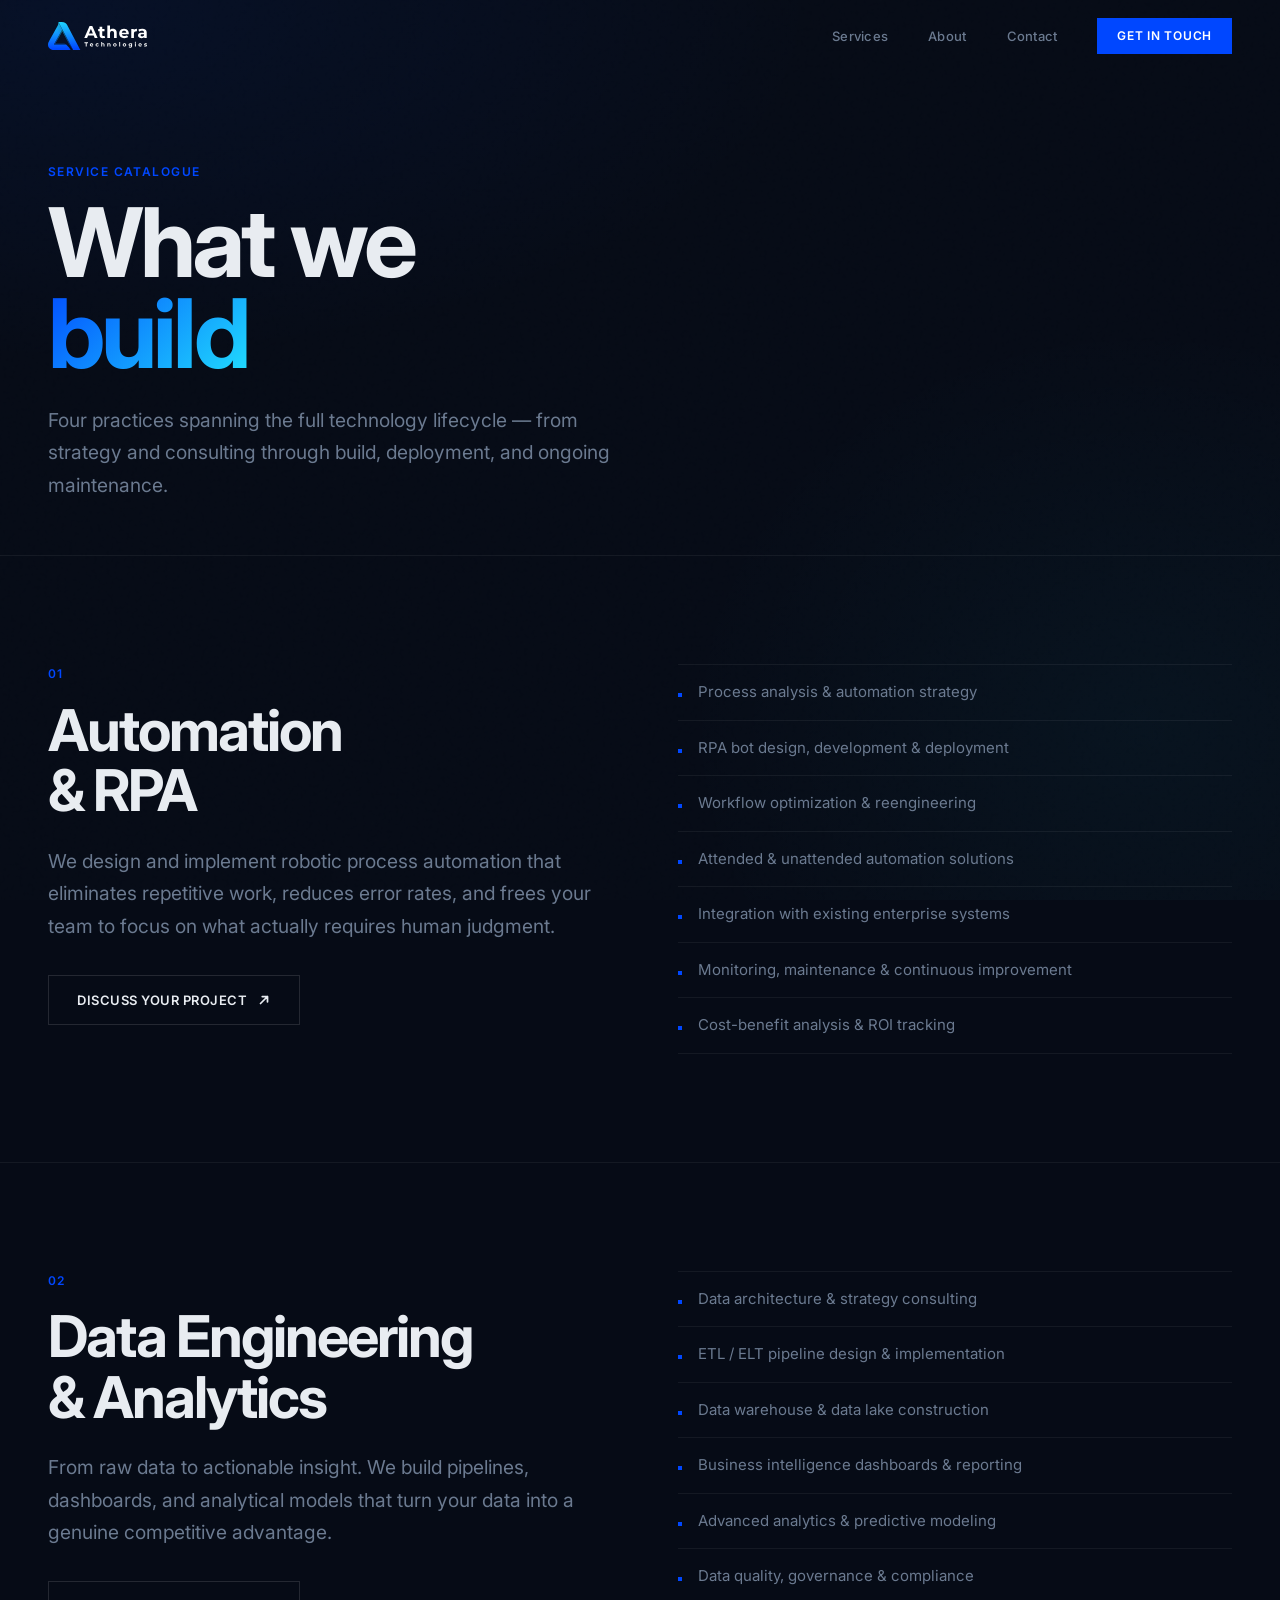
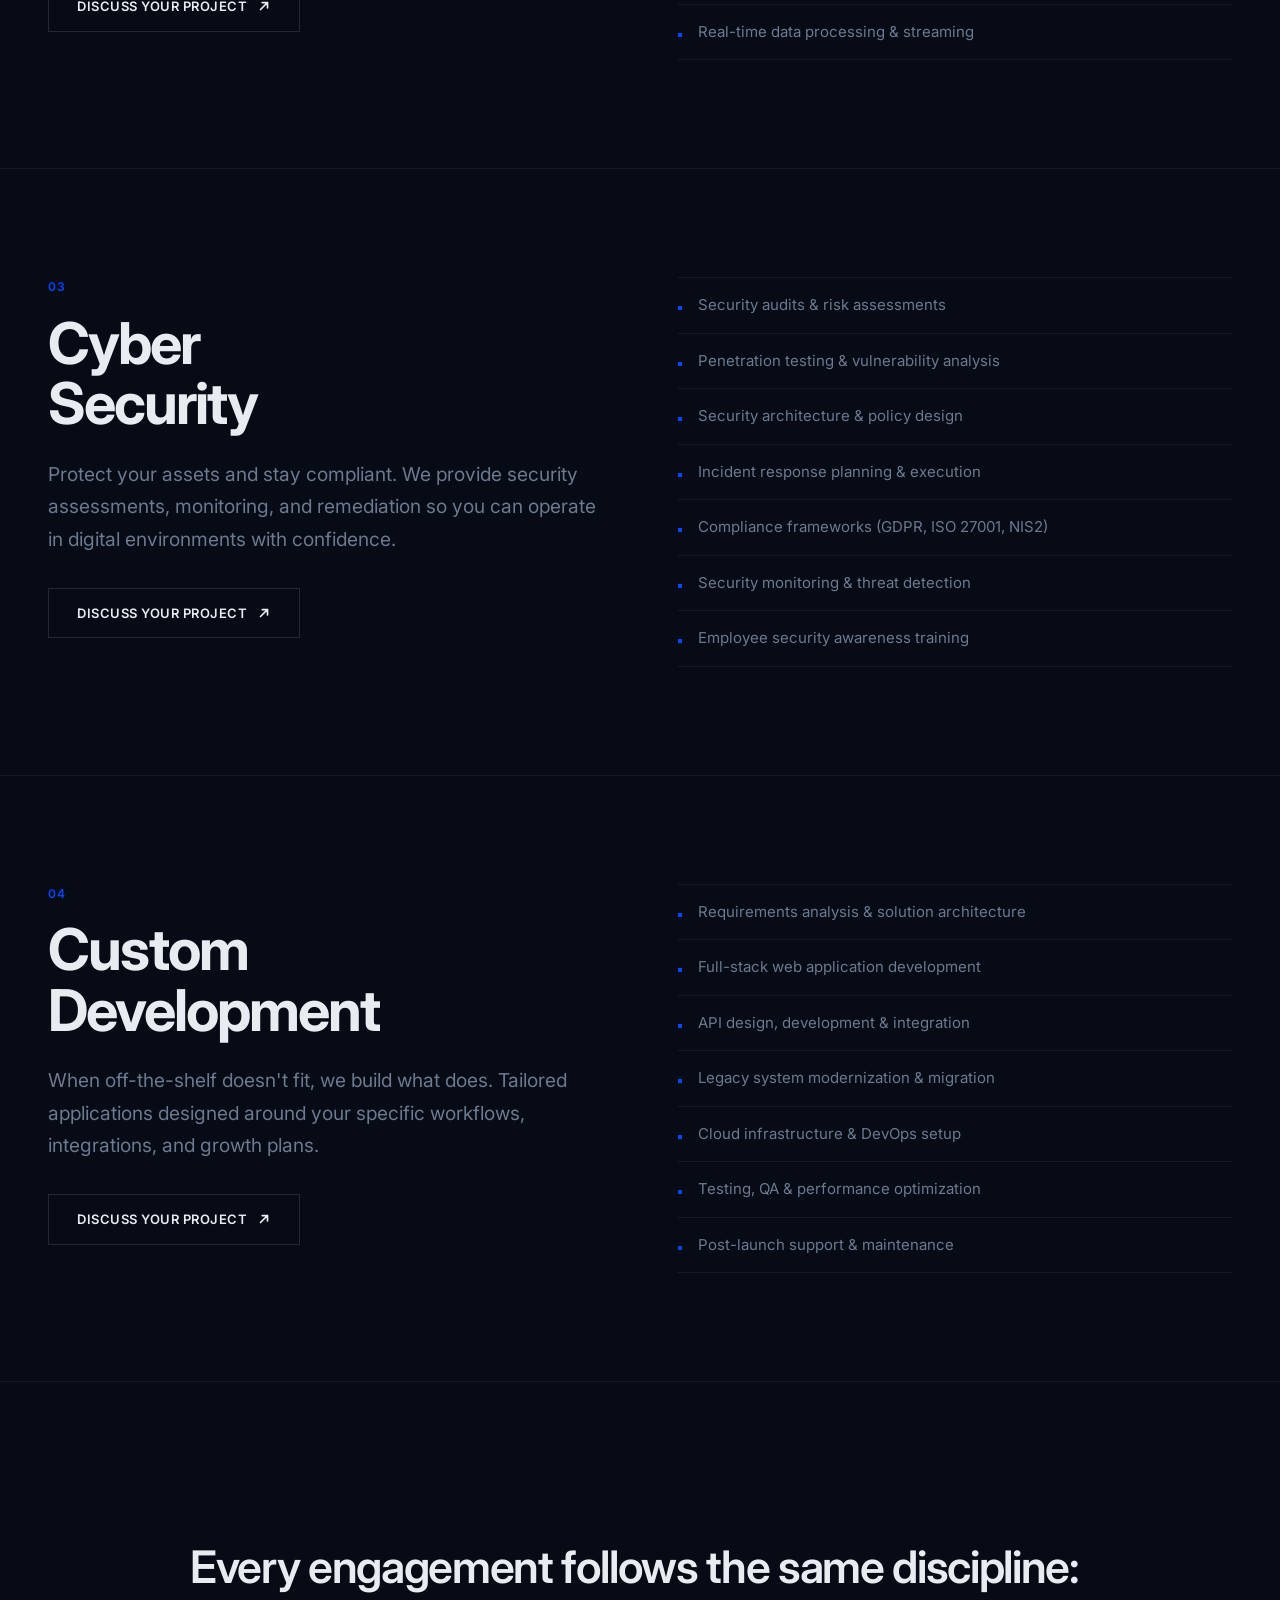
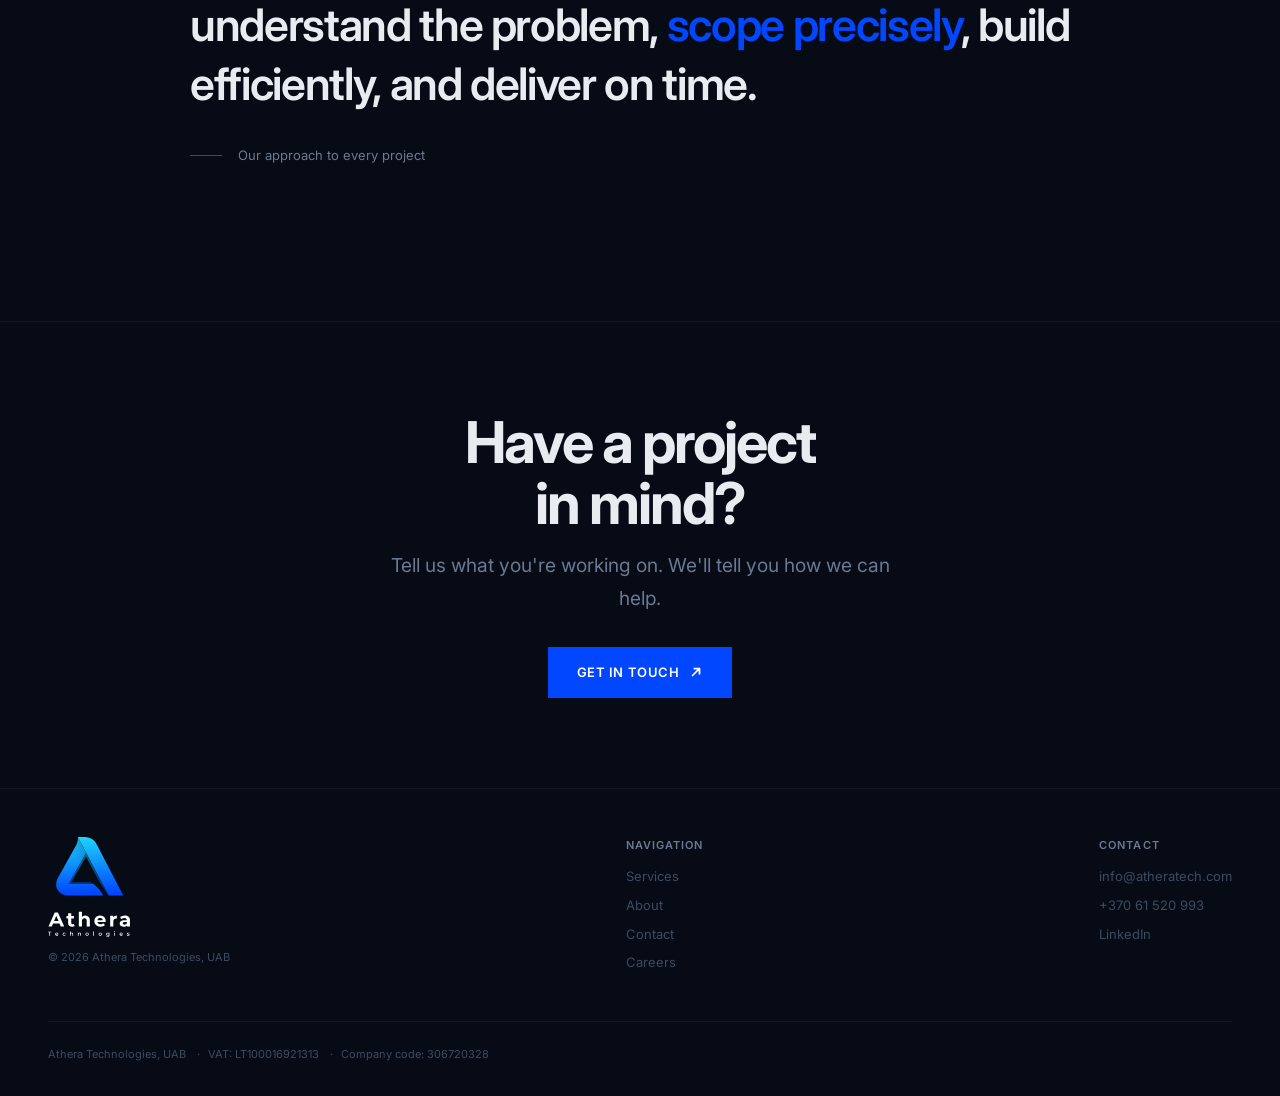
<file: pages/services.html>
<!DOCTYPE html>
<html lang="en" dir="ltr">
<head>
  <meta charset="UTF-8">
  <meta name="viewport" content="width=device-width, initial-scale=1.0">

  <title>Services — Automation, Data, Security &amp; Development | Athera Technologies</title>
  <meta name="description" content="Explore the full Athera Technologies service catalogue: automation &amp; RPA, data engineering, cyber security, and custom software development for EU businesses.">
  <meta name="robots" content="index, follow">
  <link rel="canonical" href="https://www.atheratech.com/pages/services.html">

  <meta property="og:type" content="website">
  <meta property="og:title" content="Services — Athera Technologies">
  <meta property="og:description" content="Automation, data engineering, cyber security, and custom software development — delivered with precision.">
  <meta property="og:url" content="https://www.atheratech.com/pages/services.html">
  <meta property="og:image" content="https://www.atheratech.com/assets/og-image.svg">

  <meta name="theme-color" content="#060B16">
  <meta name="color-scheme" content="dark">
  <link rel="icon" href="../assets/favicon.ico" sizes="32x32" type="image/x-icon">

  <link rel="preconnect" href="https://fonts.googleapis.com">
  <link rel="preconnect" href="https://fonts.gstatic.com" crossorigin>
  <link href="https://fonts.googleapis.com/css2?family=Inter:wght@400;500;600;700&display=swap" rel="stylesheet">
  <link rel="stylesheet" href="../css/styles.css">
</head>
<body>

  <!-- AMBIENT BACKGROUND -->
  <div class="bg-ambient" id="bgAmbient" aria-hidden="true">
    <div class="bg-ambient__inner" id="bgShift">
      <div class="bg-ambient__mesh"></div>
    </div>
  </div>

  <!-- NAVIGATION -->
  <nav class="nav" id="nav" aria-label="Main navigation">
    <div class="nav__inner">
      <a href="../index.html" class="nav__logo">
        <img src="../assets/logo.svg" alt="Athera Technologies" height="28">
      </a>
      <div class="nav__links" id="navLinks">
        <a href="services.html" class="nav__link active">Services</a>
        <a href="about.html" class="nav__link">About</a>
        <a href="contact.html" class="nav__link">Contact</a>
        <a href="mailto:info@atheratech.com?subject=Inquiry%20from%20atheratech.com" class="nav__cta">Get in Touch</a>
      </div>
      <button class="nav__hamburger" id="hamburger" aria-label="Toggle menu">
        <span></span><span></span><span></span>
      </button>
    </div>
  </nav>

  <main>

  <!-- ═══════════════════════════════════════════════════════
       PAGE HERO
       ═══════════════════════════════════════════════════════ -->
  <section class="page-hero">
    <div class="container">
      <p class="t-label t-label--accent reveal">Service Catalogue</p>
      <h1 class="t-display reveal reveal--d1">
        What we<br><span class="accent-grad">build</span>
      </h1>
      <p class="t-body-lg reveal reveal--d2">
        Four practices spanning the full technology lifecycle — from strategy
        and consulting through build, deployment, and ongoing maintenance.
      </p>
    </div>
  </section>

  <!-- ═══════════════════════════════════════════════════════
       SERVICE 01 — Automation & RPA
       ═══════════════════════════════════════════════════════ -->
  <section class="svc-deep" id="automation">
    <div class="container">
      <div class="svc-deep__layout">
        <div class="svc-deep__header reveal">
          <p class="t-label t-label--accent">01</p>
          <h2 class="t-headline">Automation<br>&amp; RPA</h2>
          <p class="t-body-lg">
            We design and implement robotic process automation that eliminates
            repetitive work, reduces error rates, and frees your team to focus on
            what actually requires human judgment.
          </p>
          <a href="contact.html" class="btn btn--ghost">
            Discuss Your Project
            <svg viewBox="0 0 16 16" fill="none" stroke="currentColor" stroke-width="2" stroke-linecap="round" stroke-linejoin="round"><path d="M4 12L12 4M12 4H6M12 4v6"/></svg>
          </a>
        </div>

        <div class="svc-deep__list reveal reveal--d2">
          <div class="svc-deep__item">Process analysis &amp; automation strategy</div>
          <div class="svc-deep__item">RPA bot design, development &amp; deployment</div>
          <div class="svc-deep__item">Workflow optimization &amp; reengineering</div>
          <div class="svc-deep__item">Attended &amp; unattended automation solutions</div>
          <div class="svc-deep__item">Integration with existing enterprise systems</div>
          <div class="svc-deep__item">Monitoring, maintenance &amp; continuous improvement</div>
          <div class="svc-deep__item">Cost-benefit analysis &amp; ROI tracking</div>
        </div>
      </div>
    </div>
  </section>

  <!-- ═══════════════════════════════════════════════════════
       SERVICE 02 — Data Engineering & Analytics
       ═══════════════════════════════════════════════════════ -->
  <section class="svc-deep" id="data">
    <div class="container">
      <div class="svc-deep__layout">
        <div class="svc-deep__header reveal">
          <p class="t-label t-label--accent">02</p>
          <h2 class="t-headline">Data Engineering<br>&amp; Analytics</h2>
          <p class="t-body-lg">
            From raw data to actionable insight. We build pipelines, dashboards,
            and analytical models that turn your data into a genuine
            competitive advantage.
          </p>
          <a href="contact.html" class="btn btn--ghost">
            Discuss Your Project
            <svg viewBox="0 0 16 16" fill="none" stroke="currentColor" stroke-width="2" stroke-linecap="round" stroke-linejoin="round"><path d="M4 12L12 4M12 4H6M12 4v6"/></svg>
          </a>
        </div>

        <div class="svc-deep__list reveal reveal--d2">
          <div class="svc-deep__item">Data architecture &amp; strategy consulting</div>
          <div class="svc-deep__item">ETL / ELT pipeline design &amp; implementation</div>
          <div class="svc-deep__item">Data warehouse &amp; data lake construction</div>
          <div class="svc-deep__item">Business intelligence dashboards &amp; reporting</div>
          <div class="svc-deep__item">Advanced analytics &amp; predictive modeling</div>
          <div class="svc-deep__item">Data quality, governance &amp; compliance</div>
          <div class="svc-deep__item">Real-time data processing &amp; streaming</div>
        </div>
      </div>
    </div>
  </section>

  <!-- ═══════════════════════════════════════════════════════
       SERVICE 03 — Cyber Security
       ═══════════════════════════════════════════════════════ -->
  <section class="svc-deep" id="security">
    <div class="container">
      <div class="svc-deep__layout">
        <div class="svc-deep__header reveal">
          <p class="t-label t-label--accent">03</p>
          <h2 class="t-headline">Cyber<br>Security</h2>
          <p class="t-body-lg">
            Protect your assets and stay compliant. We provide security assessments,
            monitoring, and remediation so you can operate in digital environments
            with confidence.
          </p>
          <a href="contact.html" class="btn btn--ghost">
            Discuss Your Project
            <svg viewBox="0 0 16 16" fill="none" stroke="currentColor" stroke-width="2" stroke-linecap="round" stroke-linejoin="round"><path d="M4 12L12 4M12 4H6M12 4v6"/></svg>
          </a>
        </div>

        <div class="svc-deep__list reveal reveal--d2">
          <div class="svc-deep__item">Security audits &amp; risk assessments</div>
          <div class="svc-deep__item">Penetration testing &amp; vulnerability analysis</div>
          <div class="svc-deep__item">Security architecture &amp; policy design</div>
          <div class="svc-deep__item">Incident response planning &amp; execution</div>
          <div class="svc-deep__item">Compliance frameworks (GDPR, ISO 27001, NIS2)</div>
          <div class="svc-deep__item">Security monitoring &amp; threat detection</div>
          <div class="svc-deep__item">Employee security awareness training</div>
        </div>
      </div>
    </div>
  </section>

  <!-- ═══════════════════════════════════════════════════════
       SERVICE 04 — Custom Development
       ═══════════════════════════════════════════════════════ -->
  <section class="svc-deep" id="development">
    <div class="container">
      <div class="svc-deep__layout">
        <div class="svc-deep__header reveal">
          <p class="t-label t-label--accent">04</p>
          <h2 class="t-headline">Custom<br>Development</h2>
          <p class="t-body-lg">
            When off-the-shelf doesn't fit, we build what does. Tailored applications
            designed around your specific workflows, integrations, and growth plans.
          </p>
          <a href="contact.html" class="btn btn--ghost">
            Discuss Your Project
            <svg viewBox="0 0 16 16" fill="none" stroke="currentColor" stroke-width="2" stroke-linecap="round" stroke-linejoin="round"><path d="M4 12L12 4M12 4H6M12 4v6"/></svg>
          </a>
        </div>

        <div class="svc-deep__list reveal reveal--d2">
          <div class="svc-deep__item">Requirements analysis &amp; solution architecture</div>
          <div class="svc-deep__item">Full-stack web application development</div>
          <div class="svc-deep__item">API design, development &amp; integration</div>
          <div class="svc-deep__item">Legacy system modernization &amp; migration</div>
          <div class="svc-deep__item">Cloud infrastructure &amp; DevOps setup</div>
          <div class="svc-deep__item">Testing, QA &amp; performance optimization</div>
          <div class="svc-deep__item">Post-launch support &amp; maintenance</div>
        </div>
      </div>
    </div>
  </section>

  <!-- ═══════════════════════════════════════════════════════
       STATEMENT
       ═══════════════════════════════════════════════════════ -->
  <section class="statement">
    <div class="container">
      <div class="statement__content reveal">
        <p class="statement__text">
          Every engagement follows the same discipline:
          understand the problem, <span class="accent">scope precisely</span>,
          build efficiently, and deliver on time.
        </p>
        <p class="statement__attr">Our approach to every project</p>
      </div>
    </div>
  </section>

  <!-- ═══════════════════════════════════════════════════════
       CTA
       ═══════════════════════════════════════════════════════ -->
  <section class="cta-section">
    <div class="container">
      <h2 class="t-headline reveal">Have a project<br>in mind?</h2>
      <p class="t-body-lg reveal reveal--d1">
        Tell us what you're working on. We'll tell you how we can help.
      </p>
      <div class="reveal reveal--d2">
        <a href="contact.html" class="btn btn--primary">
          Get in Touch
          <svg viewBox="0 0 16 16" fill="none" stroke="currentColor" stroke-width="2" stroke-linecap="round" stroke-linejoin="round"><path d="M4 12L12 4M12 4H6M12 4v6"/></svg>
        </a>
      </div>
    </div>
  </section>

  </main>

  <!-- FOOTER -->
  <footer class="footer" role="contentinfo">
    <div class="container">
      <div class="footer__inner">
        <div class="footer__brand">
          <a href="../index.html" class="footer__logo">
            <img src="../assets/logo-stacked.svg" alt="Athera Technologies" height="100">
          </a>
          <p class="footer__copy">&copy; 2026 Athera Technologies, UAB</p>
        </div>
        <div class="footer__col">
          <h4 class="footer__heading">Navigation</h4>
          <a href="services.html">Services</a>
          <a href="about.html">About</a>
          <a href="contact.html">Contact</a>
          <a href="careers.html">Careers</a>
        </div>
        <div class="footer__col">
          <h4 class="footer__heading">Contact</h4>
          <a href="mailto:info@atheratech.com">info@atheratech.com</a>
          <a href="tel:+37061520993">+370 61 520 993</a>
          <a href="https://www.linkedin.com/company/athera-tech" target="_blank" rel="noopener noreferrer">LinkedIn</a>
        </div>
      </div>
      <div class="footer__bottom">
        <div class="footer__legal">
          <span>Athera Technologies, UAB</span>
          <span>VAT: LT100016921313</span>
          <span>Company code: 306720328</span>
        </div>
      </div>
    </div>
  </footer>

  <script src="../js/main.js" defer></script>
  <noscript>
    <style>.reveal{opacity:1!important;transform:none!important}.bg-ambient{display:none}</style>
  </noscript>
</body>
</html>
</file>
<file: css/styles.css>
/* ═══════════════════════════════════════════════════════════════
   ATHERA TECHNOLOGIES — Cinematic Industrial Design System
   Dark. Typographic. Intentional.
   ═══════════════════════════════════════════════════════════════ */

/* ── Design Tokens ──────────────────────────────────────────── */
:root {
  /* Background */
  --bg:          #060B16;
  --bg-surface:  #0A1020;
  --bg-elevated: #0E1528;

  /* Brand — extracted from logo gradient (#0047FF → #22E3FD) */
  --accent:      #0047FF;
  --accent-h:    #2563EB;
  --cyan:        #22E3FD;
  --accent-glow: rgba(0, 71, 255, 0.15);

  /* Text */
  --text:        #E8ECF1;
  --text-2:      #6B7A90;
  --text-3:      #3D4B5E;

  /* Borders */
  --border:      rgba(255, 255, 255, 0.06);
  --border-h:    rgba(255, 255, 255, 0.12);

  /* Layout */
  --max-w:       1280px;
  --nav-h:       4.5rem;
  --section-pad: clamp(6rem, 12vh, 10rem);

  /* Typography */
  --font:        'Inter', system-ui, -apple-system, sans-serif;
  --ease:        cubic-bezier(0.16, 1, 0.3, 1);
}

/* ── Reset ──────────────────────────────────────────────────── */
*, *::before, *::after { margin: 0; padding: 0; box-sizing: border-box; }

html {
  scroll-behavior: smooth;
  scroll-padding-top: var(--nav-h);
}

body {
  font-family: var(--font);
  font-size: 1rem;
  line-height: 1.6;
  color: var(--text);
  background: var(--bg);
  -webkit-font-smoothing: antialiased;
  -moz-osx-font-smoothing: grayscale;
  overflow-x: hidden;
}

a { color: inherit; text-decoration: none; }
ul { list-style: none; }
img { display: block; max-width: 100%; }

.container {
  max-width: var(--max-w);
  margin: 0 auto;
  padding: 0 clamp(1.5rem, 4vw, 3rem);
}

/* ═══════════════════════════════════════════════════════════════
   AMBIENT BACKGROUND
   Fixed gradient mesh with industrial noise texture.
   ═══════════════════════════════════════════════════════════════ */
.bg-ambient {
  position: fixed;
  inset: 0;
  z-index: 0;
  overflow: hidden;
  pointer-events: none;
}

.bg-ambient__inner {
  position: absolute;
  inset: -20%;
  will-change: transform;
}

.bg-ambient__mesh {
  position: absolute;
  inset: 0;
  background:
    radial-gradient(ellipse 60% 40% at 18% 15%, rgba(0, 71, 255, 0.07), transparent 70%),
    radial-gradient(ellipse 40% 50% at 78% 72%, rgba(34, 227, 253, 0.035), transparent 65%);
  animation: meshDrift 40s ease-in-out infinite alternate;
}

@keyframes meshDrift {
  0%   { transform: translate(0, 0) scale(1); }
  100% { transform: translate(2%, -1.5%) scale(1.03); }
}

/* Noise overlay — industrial texture */
.bg-ambient::after {
  content: '';
  position: absolute;
  inset: 0;
  background-image: url("data:image/svg+xml,%3Csvg viewBox='0 0 256 256' xmlns='http://www.w3.org/2000/svg'%3E%3Cfilter id='n'%3E%3CfeTurbulence type='fractalNoise' baseFrequency='0.85' numOctaves='4' stitchTiles='stitch'/%3E%3C/filter%3E%3Crect width='100%25' height='100%25' filter='url(%23n)' opacity='0.03'/%3E%3C/svg%3E");
  opacity: 0.4;
  mix-blend-mode: overlay;
}

/* All content above background */
.nav, main, .footer { position: relative; z-index: 1; }

/* ═══════════════════════════════════════════════════════════════
   REVEAL ANIMATIONS
   ═══════════════════════════════════════════════════════════════ */
.reveal {
  opacity: 0;
  transform: translateY(28px);
  transition: opacity 0.8s var(--ease), transform 0.8s var(--ease);
}
.reveal.visible {
  opacity: 1;
  transform: none;
}
.reveal--d1 { transition-delay: 0.1s; }
.reveal--d2 { transition-delay: 0.2s; }
.reveal--d3 { transition-delay: 0.3s; }
.reveal--d4 { transition-delay: 0.4s; }

/* ═══════════════════════════════════════════════════════════════
   TYPOGRAPHY
   Massive. Editorial. Cinematic.
   ═══════════════════════════════════════════════════════════════ */
.t-display {
  font-size: clamp(3rem, 7.5vw, 7rem);
  font-weight: 700;
  letter-spacing: -0.04em;
  line-height: 0.95;
}

.t-headline {
  font-size: clamp(2rem, 4.5vw, 4rem);
  font-weight: 700;
  letter-spacing: -0.035em;
  line-height: 1.05;
}

.t-title {
  font-size: clamp(1.5rem, 2.5vw, 2rem);
  font-weight: 600;
  letter-spacing: -0.02em;
  line-height: 1.2;
}

.t-label {
  font-size: 0.75rem;
  font-weight: 600;
  text-transform: uppercase;
  letter-spacing: 0.12em;
  color: var(--text-2);
}

.t-label--accent { color: var(--accent); }

.t-body-lg {
  font-size: clamp(1.0625rem, 1.5vw, 1.25rem);
  line-height: 1.7;
  color: var(--text-2);
}

.accent {
  color: var(--accent);
}

/* Gradient accent for hero keywords */
.accent-grad {
  background: linear-gradient(135deg, var(--accent), var(--cyan));
  -webkit-background-clip: text;
  -webkit-text-fill-color: transparent;
  background-clip: text;
}

/* ═══════════════════════════════════════════════════════════════
   BUTTONS
   Sharp. Industrial. No rounded-pill SaaS aesthetic.
   ═══════════════════════════════════════════════════════════════ */
.btn {
  display: inline-flex;
  align-items: center;
  gap: 0.625rem;
  padding: 0.875rem 1.75rem;
  font-family: var(--font);
  font-size: 0.8125rem;
  font-weight: 600;
  letter-spacing: 0.04em;
  border: 1px solid transparent;
  border-radius: 0;
  cursor: pointer;
  transition: all 0.3s var(--ease);
  text-transform: uppercase;
}

.btn--primary {
  background: var(--accent);
  color: #fff;
  border-color: var(--accent);
}
.btn--primary:hover {
  background: var(--accent-h);
  border-color: var(--accent-h);
  box-shadow: 0 0 40px rgba(0, 71, 255, 0.2);
}

.btn--ghost {
  background: transparent;
  color: var(--text);
  border-color: var(--border-h);
}
.btn--ghost:hover {
  border-color: var(--text);
  background: rgba(255, 255, 255, 0.02);
}

.btn svg {
  width: 14px; height: 14px;
  transition: transform 0.3s var(--ease);
}
.btn:hover svg { transform: translate(2px, -2px); }

/* ═══════════════════════════════════════════════════════════════
   NAVIGATION
   ═══════════════════════════════════════════════════════════════ */
.nav {
  position: fixed;
  top: 0; left: 0; right: 0;
  z-index: 100;
  height: var(--nav-h);
  transition: background 0.4s, box-shadow 0.4s;
}

.nav.scrolled {
  background: rgba(6, 11, 22, 0.92);
  backdrop-filter: blur(16px);
  -webkit-backdrop-filter: blur(16px);
  box-shadow: 0 1px 0 var(--border);
}

.nav__inner {
  max-width: var(--max-w);
  margin: 0 auto;
  padding: 0 clamp(1.5rem, 4vw, 3rem);
  height: 100%;
  display: flex;
  align-items: center;
  justify-content: space-between;
}

.nav__logo img { display: block; height: 28px; }

.nav__links {
  display: flex;
  align-items: center;
  gap: 2.5rem;
}

.nav__link {
  font-size: 0.8125rem;
  font-weight: 500;
  color: var(--text-2);
  letter-spacing: 0.02em;
  transition: color 0.2s;
  position: relative;
}
.nav__link::after {
  content: '';
  position: absolute;
  bottom: -4px; left: 0;
  width: 0; height: 1px;
  background: var(--accent);
  transition: width 0.3s var(--ease);
}
.nav__link:hover,
.nav__link.active { color: var(--text); }
.nav__link:hover::after,
.nav__link.active::after { width: 100%; }

.nav__cta {
  padding: 0.5rem 1.25rem;
  font-size: 0.75rem;
  font-weight: 600;
  text-transform: uppercase;
  letter-spacing: 0.06em;
  color: #fff;
  background: var(--accent);
  border: none;
  cursor: pointer;
  transition: background 0.2s;
}
.nav__cta:hover { background: var(--accent-h); }

/* Hamburger */
.nav__hamburger {
  display: none;
  flex-direction: column;
  gap: 5px;
  background: none;
  border: none;
  cursor: pointer;
  padding: 4px;
  z-index: 110;
}
.nav__hamburger span {
  display: block;
  width: 24px; height: 2px;
  background: var(--text);
  transition: all 0.3s var(--ease);
  transform-origin: center;
}
.nav__hamburger.active span:nth-child(1) { transform: rotate(45deg) translate(5px, 5px); }
.nav__hamburger.active span:nth-child(2) { opacity: 0; }
.nav__hamburger.active span:nth-child(3) { transform: rotate(-45deg) translate(5px, -5px); }

/* ═══════════════════════════════════════════════════════════════
   HERO
   Full viewport. Massive typography. Atmospheric.
   ═══════════════════════════════════════════════════════════════ */
.hero {
  min-height: 100vh;
  display: flex;
  flex-direction: column;
  justify-content: center;
  padding: var(--nav-h) 0 4rem;
  position: relative;
}

.hero__content {
  max-width: var(--max-w);
  margin: 0 auto;
  padding: 0 clamp(1.5rem, 4vw, 3rem);
  width: 100%;
}

.hero__label { margin-bottom: 2rem; }

.hero__title {
  margin-bottom: 2rem;
  max-width: 1000px;
}

.hero__sub {
  max-width: 520px;
  margin-bottom: 3rem;
}

.hero__actions {
  display: flex;
  gap: 1rem;
  flex-wrap: wrap;
}

/* Scroll indicator */
.hero__scroll {
  position: absolute;
  bottom: 2.5rem;
  left: 50%;
  transform: translateX(-50%);
  display: flex;
  flex-direction: column;
  align-items: center;
  gap: 0.5rem;
  color: var(--text-3);
  font-size: 0.625rem;
  text-transform: uppercase;
  letter-spacing: 0.2em;
}

.hero__scroll-line {
  width: 1px;
  height: 48px;
  background: linear-gradient(to bottom, var(--accent), transparent);
  animation: scrollPulse 2.5s ease-in-out infinite;
}

@keyframes scrollPulse {
  0%, 100% { opacity: 0.2; transform: scaleY(0.5); transform-origin: top; }
  50%      { opacity: 1; transform: scaleY(1); }
}

/* ═══════════════════════════════════════════════════════════════
   METRICS BAR — Industrial data strip
   ═══════════════════════════════════════════════════════════════ */
.metrics {
  padding: var(--section-pad) 0;
  border-top: 1px solid var(--border);
  border-bottom: 1px solid var(--border);
}

.metrics__grid {
  display: grid;
  grid-template-columns: repeat(4, 1fr);
  gap: 2rem;
}

.metric {
  text-align: center;
  position: relative;
}

.metric:not(:last-child)::after {
  content: '';
  position: absolute;
  right: -1rem; top: 0; bottom: 0;
  width: 1px;
  background: var(--border);
}

.metric__number {
  font-size: clamp(2.5rem, 5vw, 4rem);
  font-weight: 700;
  letter-spacing: -0.04em;
  line-height: 1;
  color: var(--accent);
  margin-bottom: 0.5rem;
  font-variant-numeric: tabular-nums;
}

.metric__label {
  font-size: 0.75rem;
  font-weight: 500;
  text-transform: uppercase;
  letter-spacing: 0.1em;
  color: var(--text-2);
}

/* ═══════════════════════════════════════════════════════════════
   SERVICES — Editorial numbered rows
   ═══════════════════════════════════════════════════════════════ */
.services-section {
  padding: var(--section-pad) 0;
}

.services-section__header {
  margin-bottom: 4rem;
}

.services-section__header .t-label { margin-bottom: 1rem; }

.svc-row {
  display: grid;
  grid-template-columns: 3rem 1fr auto;
  gap: 2rem;
  align-items: start;
  padding: 2.5rem 0;
  border-top: 1px solid var(--border);
  transition: background 0.3s;
}
.svc-row:last-child { border-bottom: 1px solid var(--border); }
.svc-row:hover { background: rgba(255, 255, 255, 0.01); }

.svc-row__number {
  font-size: 0.8125rem;
  font-weight: 600;
  color: var(--accent);
  font-variant-numeric: tabular-nums;
  padding-top: 0.2rem;
}

.svc-row__body { display: flex; flex-direction: column; gap: 0.75rem; }

.svc-row__title {
  font-size: clamp(1.25rem, 2.5vw, 1.75rem);
  font-weight: 600;
  letter-spacing: -0.02em;
  line-height: 1.2;
}

.svc-row__desc {
  font-size: 0.9375rem;
  color: var(--text-2);
  line-height: 1.7;
  max-width: 600px;
}

.svc-row__tags {
  display: flex;
  flex-wrap: wrap;
  gap: 0.5rem;
  margin-top: 0.25rem;
}

.svc-row__tag {
  font-size: 0.6875rem;
  font-weight: 500;
  text-transform: uppercase;
  letter-spacing: 0.08em;
  color: var(--text-3);
  padding: 0.25rem 0.625rem;
  border: 1px solid var(--border);
}

.svc-row__arrow {
  color: var(--text-3);
  transition: color 0.3s, transform 0.3s;
  margin-top: 0.2rem;
  flex-shrink: 0;
}
.svc-row:hover .svc-row__arrow {
  color: var(--accent);
  transform: translate(4px, -4px);
}

/* ═══════════════════════════════════════════════════════════════
   SERVICE-ROW CTA — Centered link below service rows
   ═══════════════════════════════════════════════════════════════ */
.svc-row__cta {
  padding-top: 3rem;
  text-align: center;
}

/* ═══════════════════════════════════════════════════════════════
   WHY SECTION — Three-column differentiator panels
   Industrial: sharp corners, thin borders, no shadows.
   ═══════════════════════════════════════════════════════════════ */
.why-section {
  padding: var(--section-pad) 0;
  border-top: 1px solid var(--border);
}

.why-section__header {
  margin-bottom: 4rem;
}

.why-section__header .t-label { margin-bottom: 1rem; }

.why-section__grid {
  display: grid;
  grid-template-columns: repeat(3, 1fr);
  gap: 1px;
  background: var(--border);
}

.why-card {
  padding: 2.5rem 2rem;
  background: var(--bg);
}

.why-card__number {
  display: block;
  font-size: 0.8125rem;
  font-weight: 600;
  color: var(--accent);
  font-variant-numeric: tabular-nums;
  margin-bottom: 1.5rem;
}

.why-card__title {
  font-size: 1.25rem;
  font-weight: 600;
  letter-spacing: -0.015em;
  margin-bottom: 1rem;
}

.why-card__desc {
  font-size: 0.9375rem;
  color: var(--text-2);
  line-height: 1.7;
}

/* ═══════════════════════════════════════════════════════════════
   STATEMENT — Cinematic fullscreen quote
   ═══════════════════════════════════════════════════════════════ */
.statement {
  padding: var(--section-pad) 0;
  display: flex;
  align-items: center;
  min-height: 60vh;
  border-top: 1px solid var(--border);
}

.statement__content { max-width: 900px; }

.statement__label { margin-bottom: 2rem; }

.statement__text {
  font-size: clamp(1.75rem, 3.5vw, 3rem);
  font-weight: 600;
  letter-spacing: -0.03em;
  line-height: 1.3;
}
.statement__text .accent { color: var(--accent); }

.statement__attr {
  margin-top: 2rem;
  font-size: 0.8125rem;
  color: var(--text-2);
  display: flex;
  align-items: center;
  gap: 1rem;
}
.statement__attr::before {
  content: '';
  width: 32px; height: 1px;
  background: var(--accent);
}

/* ═══════════════════════════════════════════════════════════════
   CAREERS — Split cinematic layout
   ═══════════════════════════════════════════════════════════════ */
.careers-section {
  padding: var(--section-pad) 0;
  border-top: 1px solid var(--border);
}

.careers-section__layout {
  display: grid;
  grid-template-columns: 1fr 1fr;
  gap: clamp(3rem, 6vw, 6rem);
  align-items: start;
}

.careers-section__left .t-label { margin-bottom: 1rem; }
.careers-section__left .t-headline { margin-bottom: 1.5rem; }
.careers-section__left .t-body-lg { margin-bottom: 2rem; }

.benefit {
  display: flex;
  align-items: baseline;
  gap: 1rem;
  padding: 1.25rem 0;
  border-top: 1px solid var(--border);
}
.benefit:last-child { border-bottom: 1px solid var(--border); }

.benefit__marker {
  color: var(--accent);
  font-size: 0.8125rem;
  font-weight: 600;
  min-width: 1.5rem;
}

.benefit__text {
  font-size: 0.9375rem;
  color: var(--text-2);
  line-height: 1.5;
}
.benefit__text strong { color: var(--text); font-weight: 600; }

/* ═══════════════════════════════════════════════════════════════
   CONTACT SECTION
   ═══════════════════════════════════════════════════════════════ */
.contact-section {
  padding: var(--section-pad) 0;
  border-top: 1px solid var(--border);
}

.contact-section__layout {
  display: grid;
  grid-template-columns: 1fr 1fr;
  gap: clamp(3rem, 6vw, 6rem);
  align-items: start;
}

.contact-section__left .t-label { margin-bottom: 1rem; }
.contact-section__left .t-headline { margin-bottom: 1.5rem; }

.contact-methods { display: flex; flex-direction: column; }

.contact-method {
  display: flex;
  align-items: center;
  gap: 1.25rem;
  padding: 1.5rem 0;
  border-top: 1px solid var(--border);
  transition: background 0.2s;
}
.contact-method:last-child { border-bottom: 1px solid var(--border); }
.contact-method:hover { background: rgba(255, 255, 255, 0.01); }

.contact-method__icon {
  width: 40px; height: 40px;
  display: flex;
  align-items: center;
  justify-content: center;
  color: var(--accent);
  flex-shrink: 0;
}

.contact-method__body { display: flex; flex-direction: column; }

.contact-method__title {
  font-size: 0.875rem;
  font-weight: 600;
  margin-bottom: 0.125rem;
}

.contact-method__detail {
  font-size: 0.8125rem;
  color: var(--text-2);
}

/* ═══════════════════════════════════════════════════════════════
   PAGE HERO — Interior pages (about, services, contact)
   ═══════════════════════════════════════════════════════════════ */
.page-hero {
  padding: calc(var(--nav-h) + clamp(4rem, 10vh, 8rem)) 0 clamp(3rem, 6vh, 5rem);
}

.page-hero .t-label { margin-bottom: 1rem; }
.page-hero .t-display { margin-bottom: 1.5rem; max-width: 900px; }
.page-hero .t-body-lg { max-width: 600px; }

/* ═══════════════════════════════════════════════════════════════
   SERVICES PAGE — Deep editorial sections
   ═══════════════════════════════════════════════════════════════ */
.svc-deep {
  padding: var(--section-pad) 0;
  border-top: 1px solid var(--border);
}

.svc-deep__layout {
  display: grid;
  grid-template-columns: 1fr 1fr;
  gap: clamp(3rem, 6vw, 6rem);
  align-items: start;
}

.svc-deep__header .t-label { margin-bottom: 1rem; }
.svc-deep__header .t-headline { margin-bottom: 1.5rem; }
.svc-deep__header .t-body-lg { margin-bottom: 2rem; }

.svc-deep__list { display: flex; flex-direction: column; }

.svc-deep__item {
  display: flex;
  align-items: baseline;
  gap: 1rem;
  padding: 1rem 0;
  border-top: 1px solid var(--border);
  font-size: 0.9375rem;
  color: var(--text-2);
  line-height: 1.5;
}
.svc-deep__item:last-child { border-bottom: 1px solid var(--border); }

.svc-deep__item::before {
  content: '';
  width: 4px; height: 4px;
  background: var(--accent);
  flex-shrink: 0;
  margin-top: 0.5rem;
}

/* ═══════════════════════════════════════════════════════════════
   ABOUT PAGE — Story section
   ═══════════════════════════════════════════════════════════════ */
.story {
  padding: var(--section-pad) 0;
  border-top: 1px solid var(--border);
}

.story__layout {
  display: grid;
  grid-template-columns: 1fr 1fr;
  gap: clamp(3rem, 6vw, 6rem);
  align-items: start;
}

.story__text {
  font-size: 1rem;
  line-height: 1.8;
  color: var(--text-2);
}
.story__text p + p { margin-top: 1.25rem; }
.story__text strong { color: var(--text); font-weight: 600; }

/* Values — editorial list, not cards */
.values { padding: var(--section-pad) 0; }
.values__header { margin-bottom: 4rem; }

.value-item {
  display: grid;
  grid-template-columns: 3rem 1fr;
  gap: 2rem;
  padding: 2rem 0;
  border-top: 1px solid var(--border);
}
.value-item:last-child { border-bottom: 1px solid var(--border); }

.value-item__number {
  font-size: 0.8125rem;
  font-weight: 600;
  color: var(--accent);
  padding-top: 0.15rem;
}

.value-item__body { display: flex; flex-direction: column; gap: 0.5rem; }

.value-item__title {
  font-size: 1.25rem;
  font-weight: 600;
  letter-spacing: -0.015em;
}

.value-item__desc {
  font-size: 0.9375rem;
  color: var(--text-2);
  line-height: 1.7;
  max-width: 600px;
}

/* ═══════════════════════════════════════════════════════════════
   CONTACT PAGE — Form
   ═══════════════════════════════════════════════════════════════ */
.contact-form {
  display: flex;
  flex-direction: column;
  gap: 1.5rem;
  max-width: 480px;
}

.form-row {
  display: grid;
  grid-template-columns: 1fr 1fr;
  gap: 1rem;
}

.form-group {
  display: flex;
  flex-direction: column;
  gap: 0.375rem;
}

.form-group label {
  font-size: 0.6875rem;
  font-weight: 600;
  text-transform: uppercase;
  letter-spacing: 0.1em;
  color: var(--text-2);
}

.form-group input,
.form-group textarea,
.form-group select {
  background: var(--bg-surface);
  border: 1px solid var(--border);
  color: var(--text);
  font-family: var(--font);
  font-size: 0.9375rem;
  padding: 0.875rem 1rem;
  transition: border-color 0.2s;
  outline: none;
  border-radius: 0;
  -webkit-appearance: none;
  appearance: none;
}

.form-group input:focus,
.form-group textarea:focus,
.form-group select:focus { border-color: var(--accent); }

.form-group textarea {
  resize: vertical;
  min-height: 120px;
}

/* ═══════════════════════════════════════════════════════════════
   CTA SECTION
   ═══════════════════════════════════════════════════════════════ */
.cta-section {
  padding: clamp(4rem, 10vh, 8rem) 0;
  border-top: 1px solid var(--border);
  text-align: center;
}

.cta-section .t-headline { margin-bottom: 1rem; }
.cta-section .t-body-lg { margin: 0 auto 2rem; max-width: 500px; }

/* ═══════════════════════════════════════════════════════════════
   FOOTER
   ═══════════════════════════════════════════════════════════════ */
.footer {
  padding: 3rem 0 2rem;
  border-top: 1px solid var(--border);
  background: var(--bg);
}

.footer__inner {
  display: flex;
  justify-content: space-between;
  align-items: start;
  flex-wrap: wrap;
  gap: 2rem;
}

.footer__brand {
  display: flex;
  flex-direction: column;
  gap: 0.75rem;
}
.footer__logo img { display: block; height: 100px; }
.footer__copy { font-size: 0.6875rem; color: var(--text-3); }

.footer__col {
  display: flex;
  flex-direction: column;
  gap: 0.5rem;
}

.footer__heading {
  font-size: 0.6875rem;
  font-weight: 600;
  text-transform: uppercase;
  letter-spacing: 0.1em;
  color: var(--text-2);
  margin-bottom: 0.25rem;
}

.footer__col a {
  font-size: 0.8125rem;
  color: var(--text-3);
  transition: color 0.15s;
}
.footer__col a:hover { color: var(--text); }

.footer__bottom {
  margin-top: 3rem;
  padding-top: 1.5rem;
  border-top: 1px solid var(--border);
  display: flex;
  justify-content: space-between;
  align-items: center;
  flex-wrap: wrap;
  gap: 1rem;
}

.footer__legal {
  font-size: 0.6875rem;
  color: var(--text-3);
}
.footer__legal span + span::before {
  content: '\00B7';
  margin: 0 0.5rem;
}

/* ═══════════════════════════════════════════════════════════════
   RESPONSIVE
   ═══════════════════════════════════════════════════════════════ */

/* Tablet */
@media (max-width: 1024px) {
  .metrics__grid { grid-template-columns: repeat(2, 1fr); gap: 2.5rem 1rem; }
  .metric:nth-child(2)::after,
  .metric:nth-child(even)::after { display: none; }

  .careers-section__layout,
  .contact-section__layout,
  .svc-deep__layout,
  .story__layout { grid-template-columns: 1fr; gap: 3rem; }

  .why-section__grid { grid-template-columns: 1fr; }

  .form-row { grid-template-columns: 1fr; }
}

/* Mobile */
@media (max-width: 640px) {
  :root { --nav-h: 3.75rem; }

  .nav__hamburger { display: flex; }

  .nav__links {
    position: fixed;
    inset: 0;
    flex-direction: column;
    justify-content: center;
    align-items: center;
    gap: 2.5rem;
    background: rgba(6, 11, 22, 0.97);
    backdrop-filter: blur(20px);
    -webkit-backdrop-filter: blur(20px);
    opacity: 0;
    visibility: hidden;
    transition: opacity 0.3s, visibility 0.3s;
  }
  .nav__links.open { opacity: 1; visibility: visible; }
  .nav__link { font-size: 1.25rem; color: var(--text); }
  .nav__link::after { display: none; }
  .nav__cta { padding: 0.75rem 1.75rem; font-size: 0.875rem; }

  .hero { min-height: 100svh; padding-top: clamp(var(--nav-h), 15vh, 8rem); }
  .hero__actions { flex-direction: column; align-items: flex-start; }
  .hero__scroll { display: none; }

  .metrics__grid { grid-template-columns: repeat(2, 1fr); }
  .metric::after { display: none; }

  .svc-row {
    grid-template-columns: 1fr;
    gap: 0.75rem;
    padding: 1.75rem 0;
  }
  .svc-row__arrow { display: none; }

  .value-item { grid-template-columns: 1fr; gap: 0.5rem; }

  .footer__inner { flex-direction: column; gap: 1.5rem; }
  .footer__bottom { flex-direction: column; align-items: flex-start; }
}

/* ═══════════════════════════════════════════════════════════════
   REDUCED MOTION
   ═══════════════════════════════════════════════════════════════ */
@media (prefers-reduced-motion: reduce) {
  *, *::before, *::after {
    animation-duration: 0.01ms !important;
    transition-duration: 0.01ms !important;
  }
  html { scroll-behavior: auto; }
  .reveal { opacity: 1; transform: none; }
  .bg-ambient__mesh { animation: none; }
  .hero__scroll-line { animation: none; }
}
</file>
